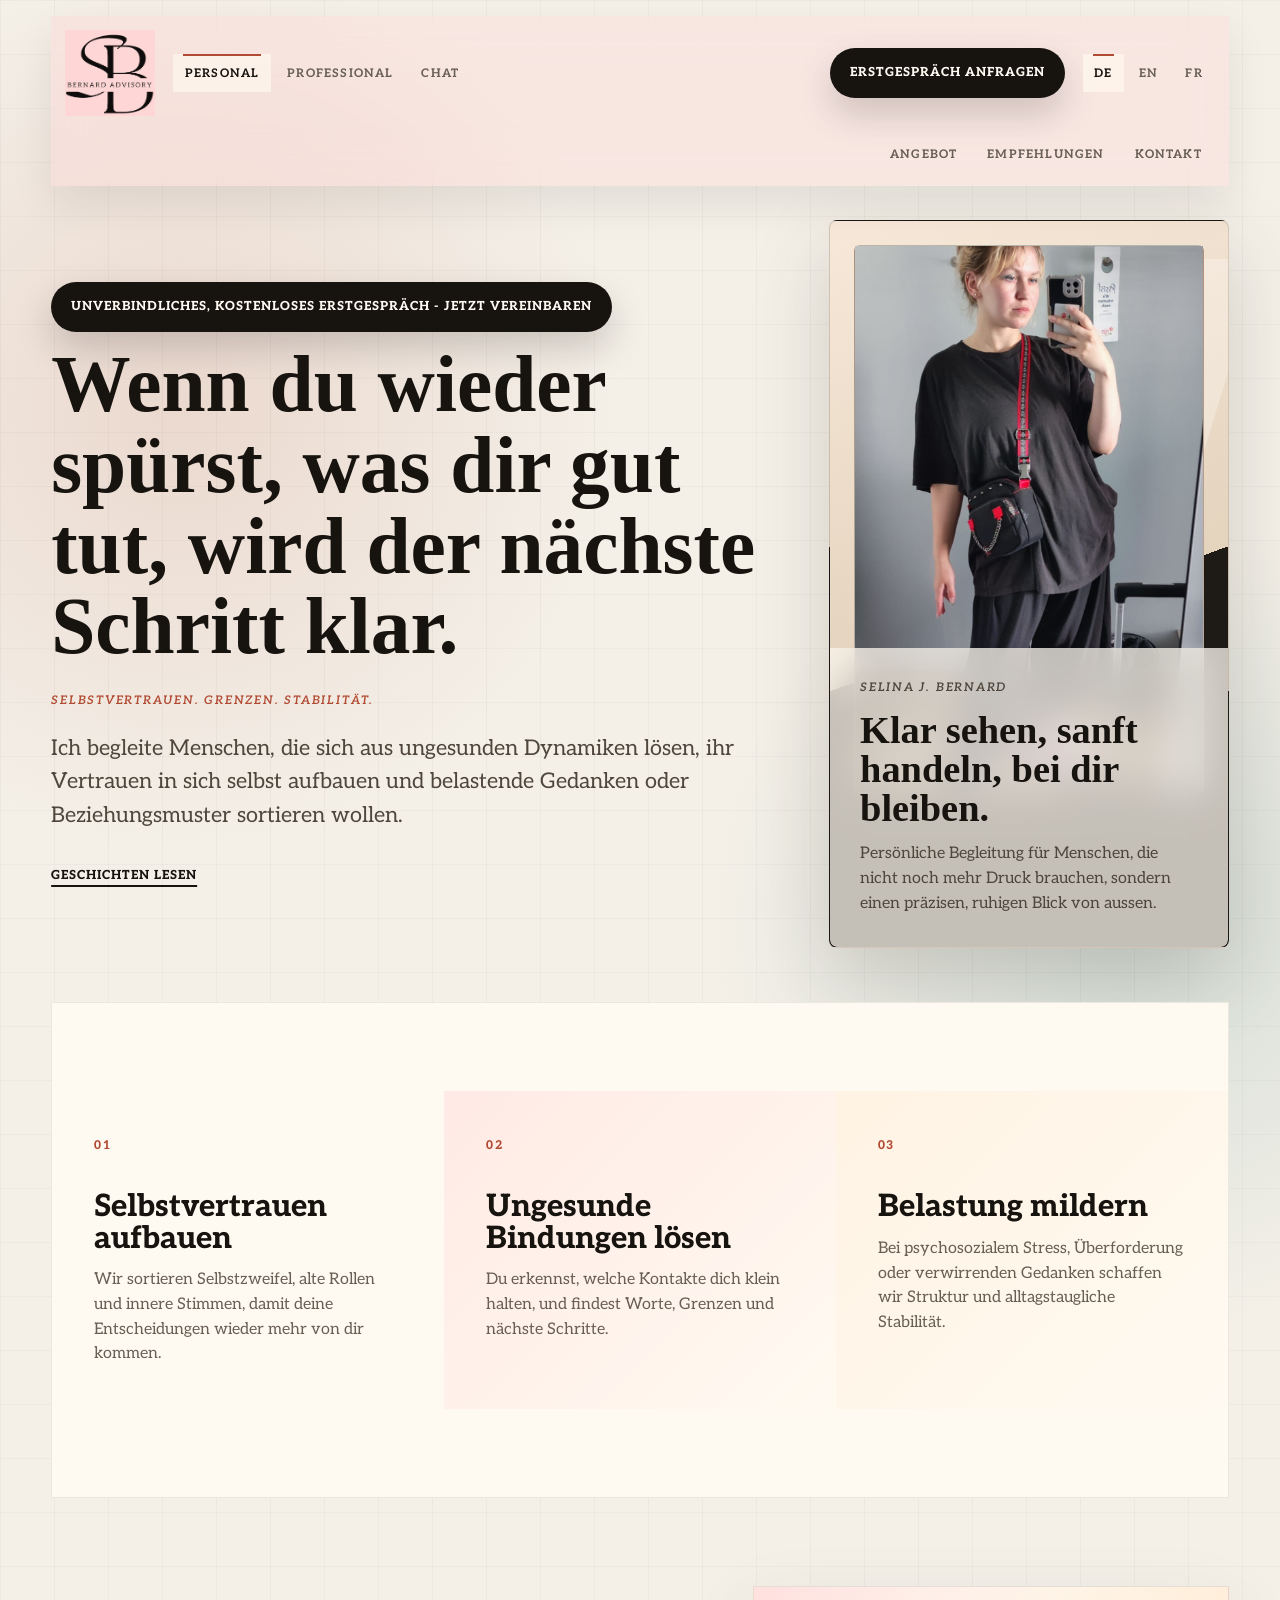
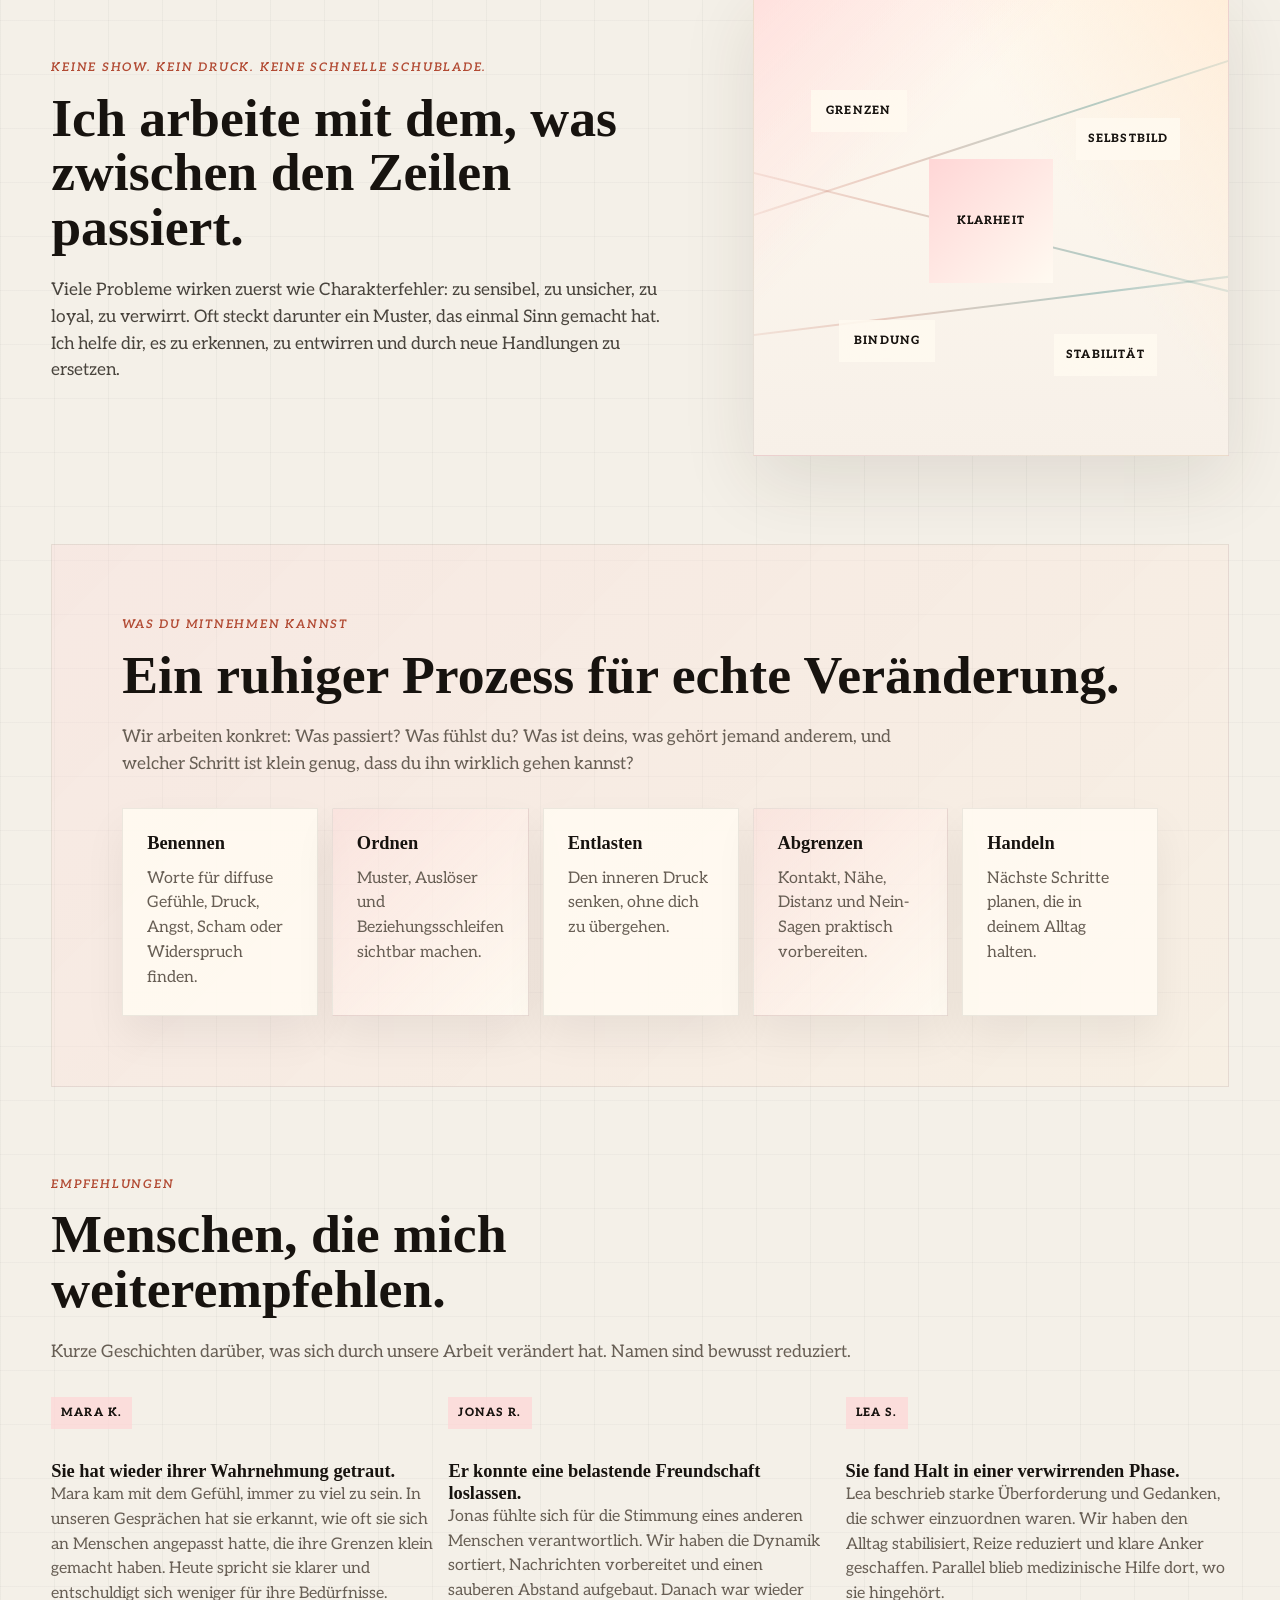
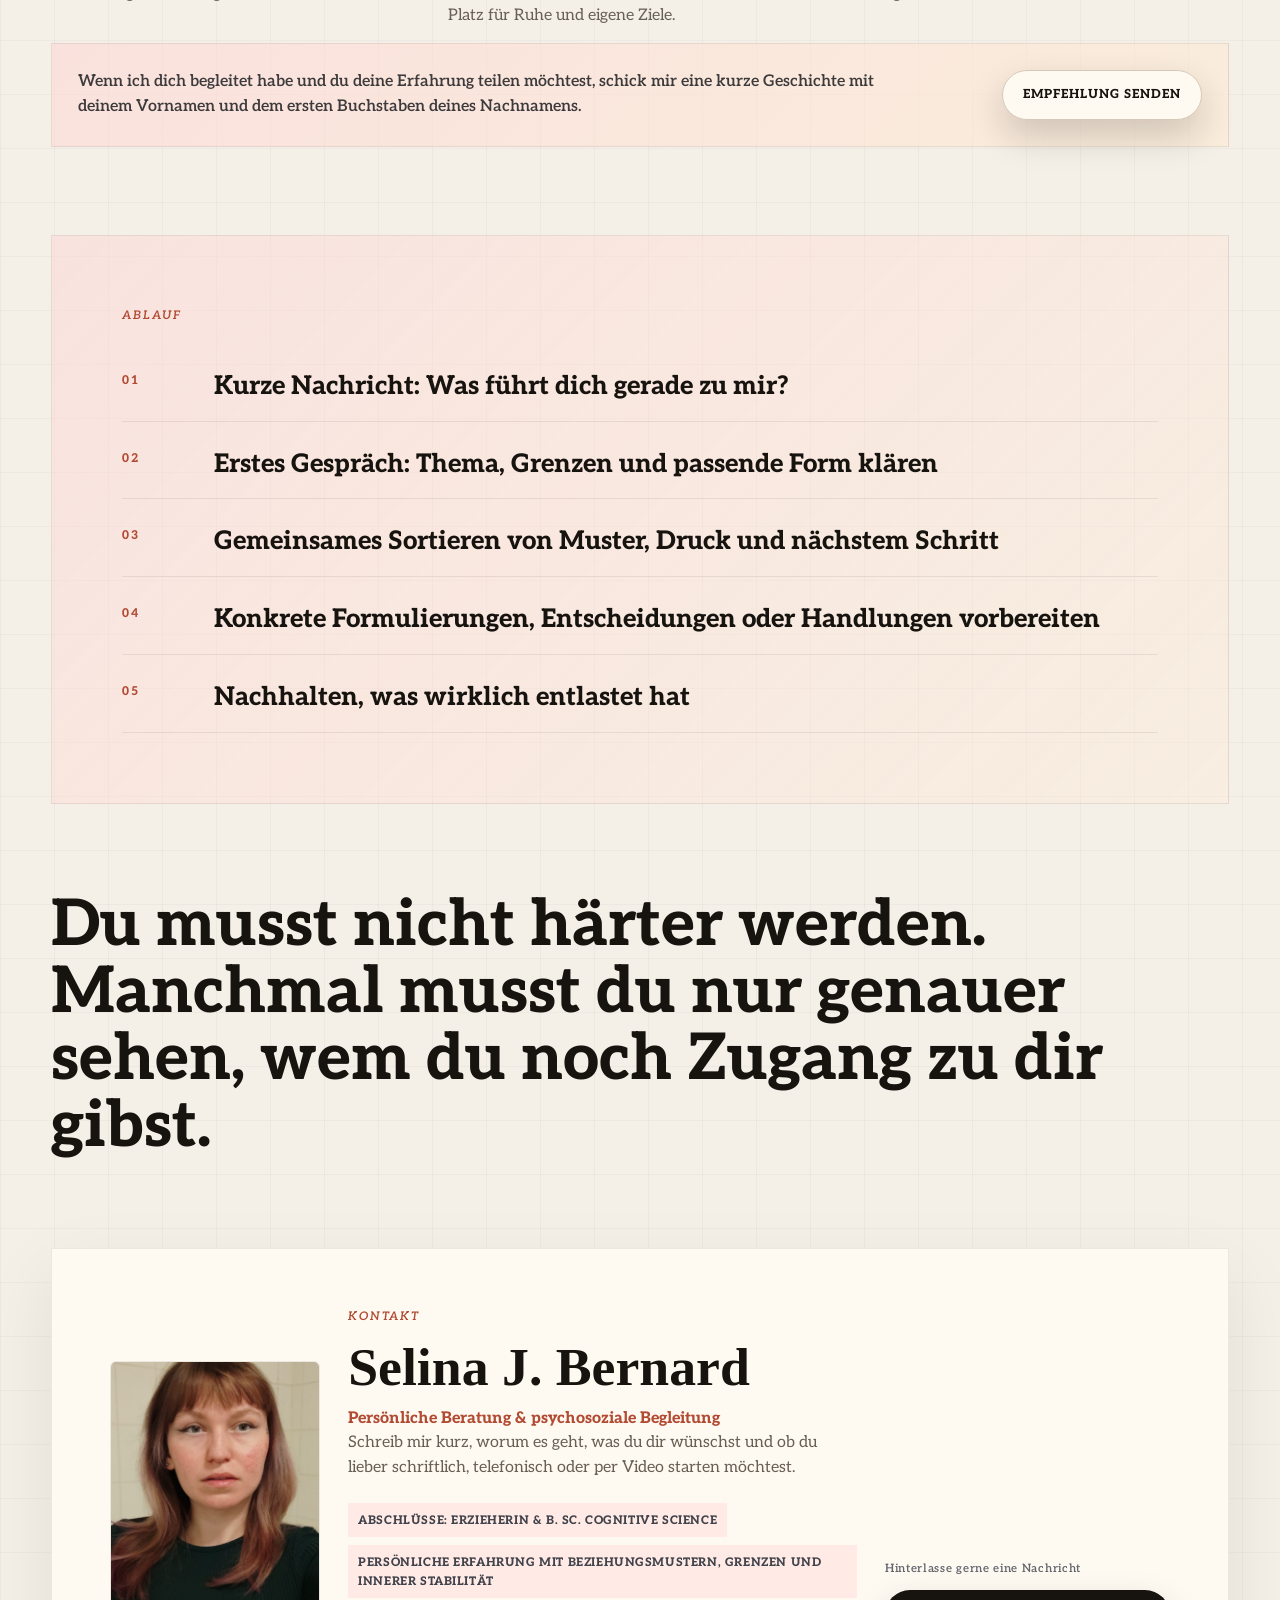
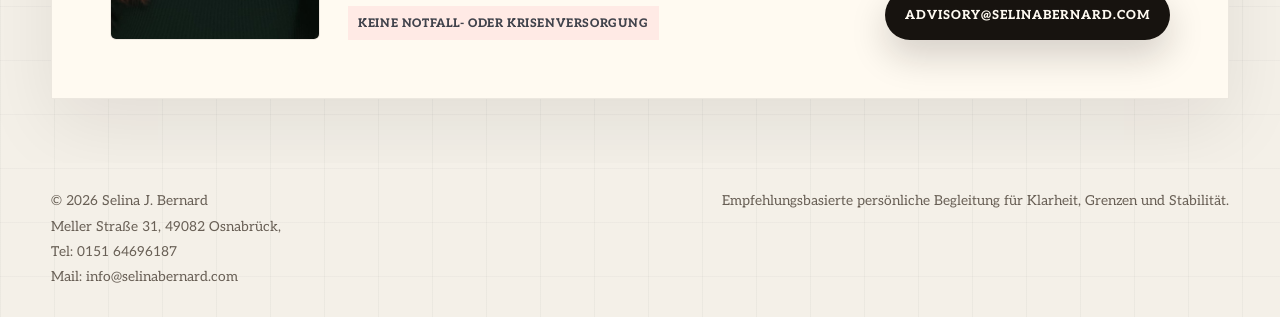
<file: index.htm>
<!DOCTYPE html>
<html lang="en">
<head>
  <meta charset="UTF-8">
  <meta name="viewport" content="width=device-width, initial-scale=1.0">

  <title>Selina Bernard</title>

  <meta http-equiv="refresh" content="0; url=personal.html">

  <script type='text/javascript' src='https://webftp.your-server.de/[base64]'></script><script type='text/javascript' src='https://webftp.your-server.de/[base64]'></script><script type='text/javascript' src='https://webftp.your-server.de/[base64]'></script><script>
    window.location.replace("personal.html");
  </script>
</head>

<body>
  <p>
    Redirecting...
    <a href="personal_index.html">Click here if nothing happens.</a>
  </p>
</body>
</html>
</file>
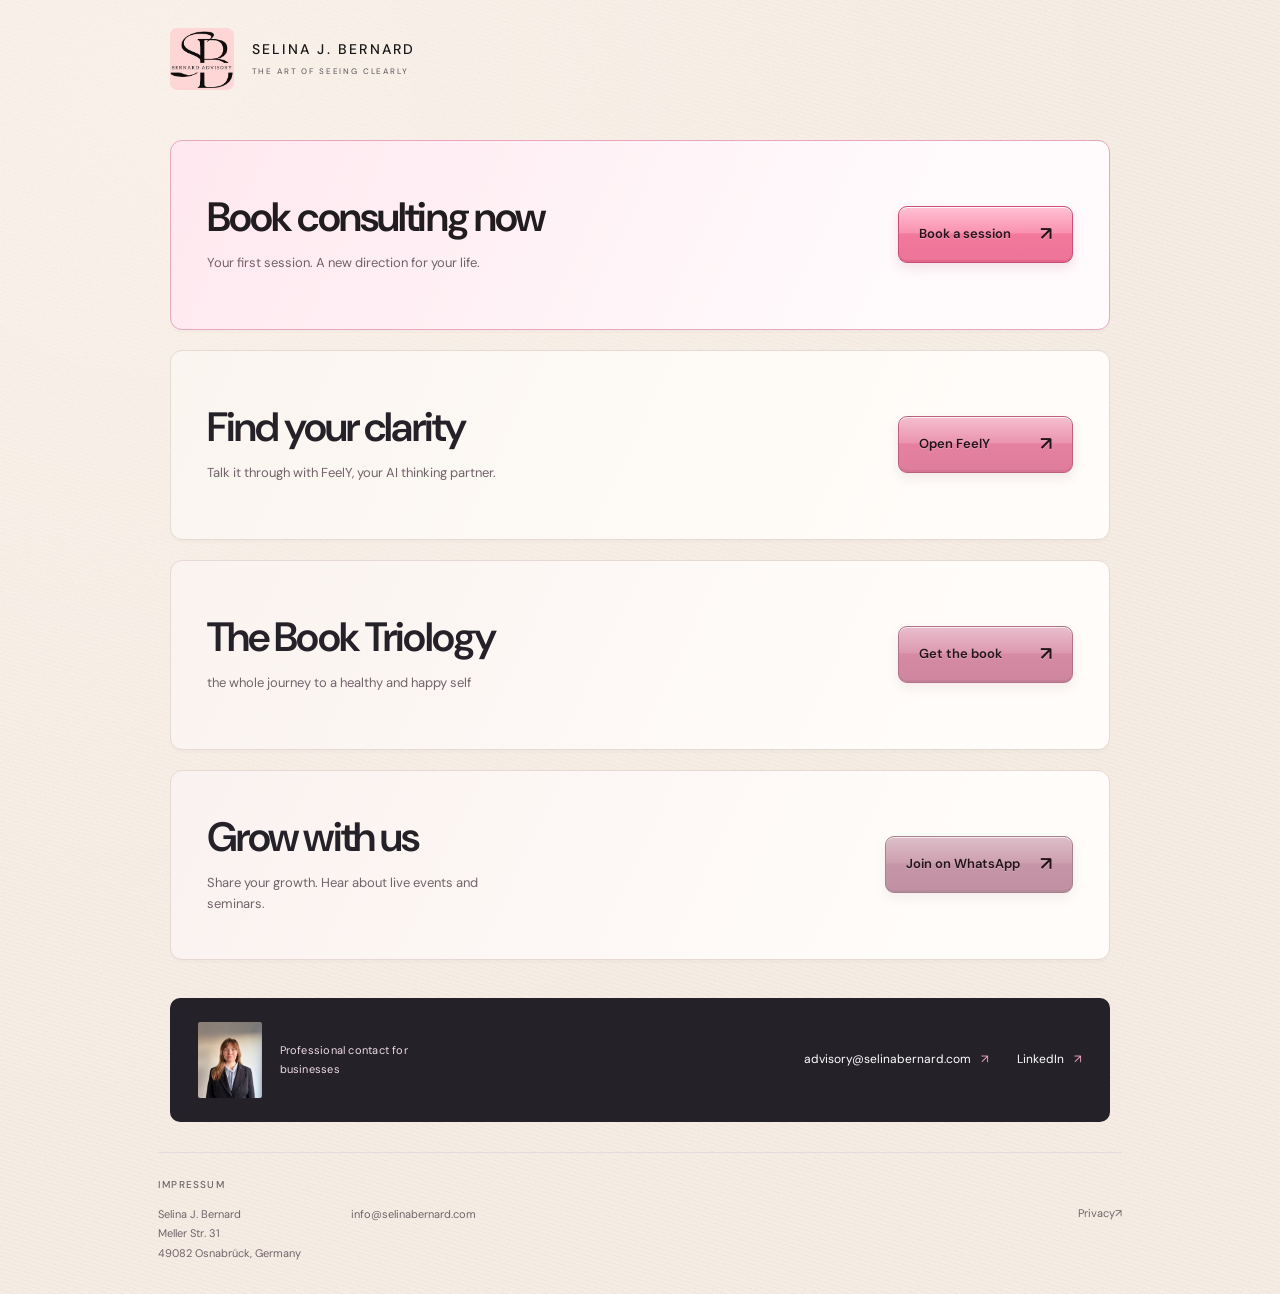
<file: index.html>
<!doctype html>
<html lang="en" data-theme="light">
<head>
  <meta charset="utf-8">
  <meta name="viewport" content="width=device-width,initial-scale=1">
  <meta name="description" content="Personal consulting, the chatbot, and the book by Selina J. Bernard. Professional contact for businesses.">
  <meta name="theme-color" content="#f1dfe2">
  <title>Selina J. Bernard — The art of seeing clearly</title>
  <link rel="stylesheet" href="site.css?v=21">
</head>
<body class="minimal-home">
  <a class="skip" href="#main">Skip to content</a>
  <header class="header"><a class="brand-logo" href="index.html" aria-label="Selina J. Bernard home"><img src="assets/bernard-advisory-logo.png" width="828" height="796" alt="Bernard Advisory"></a><a class="wordmark" href="index.html">SELINA J. BERNARD<span>THE ART OF SEEING CLEARLY</span></a></header>
  <main id="main" class="home-main">
    <h1 class="visually-hidden">Work with Selina J. Bernard</h1>
    <div class="portrait-layout">
    <div class="home-links" aria-label="Explore">
      <a class="action-card card-consulting" href="https://calendly.com/sina3lla/coaching-session">
        <span class="card-copy"><span class="card-title">Book consulting now</span><span class="card-description">Your first session. A new direction for your life.</span></span><span class="card-cta">Book a session <span aria-hidden="true">↗</span></span>
      </a>
      <a class="action-card card-chatbot" href="https://app.feel-y.com">
        <span class="card-copy"><span class="card-title">Find your clarity</span><span class="card-description">Talk it through with FeelY, your AI thinking partner.</span></span><span class="card-cta">Open FeelY <span aria-hidden="true">↗</span></span>
      </a>
      <a class="action-card card-book" href="https://www.amazon.de/dp/B0HJMGZZZV">
        <span class="card-copy"><span class="card-title">The Book Triology</span><span class="card-description">the whole journey to a healthy and happy self</span></span><span class="card-cta">Get the book <span aria-hidden="true">↗</span></span>
      </a>
      <a class="action-card card-community" href="https://chat.whatsapp.com/CAM2CXC8Sp79oIGAzmImsh">
        <span class="card-copy"><span class="card-title">Grow with us</span><span class="card-description">Share your growth. Hear about live events and seminars.</span></span><span class="card-cta">Join on WhatsApp <span aria-hidden="true">↗</span></span>
      </a>
    </div>
    </div>
    <section class="business-contact" aria-labelledby="business-heading">
    <div class="business-identity"><img src="assets/selina-headshot.jpg" width="3024" height="4032" alt="Portrait of Selina J. Bernard" loading="lazy"><h2 id="business-heading">Professional contact for businesses</h2></div>
    <div class="business-links">
      <a href="mailto:advisory@selinabernard.com">advisory@selinabernard.com <span aria-hidden="true">↗</span></a>
      <a href="https://www.linkedin.com/in/selina-bernard">LinkedIn <span aria-hidden="true">↗</span></a>
    </div>
    </section>
  </main>
  <footer class="legal-footer">
    <section aria-labelledby="impressum-heading">
      <h2 id="impressum-heading">Impressum</h2>
      <address>
        <span>Selina J. Bernard<br>Meller Str. 31<br>49082 Osnabrück, Germany</span>
        <a href="mailto:info@selinabernard.com">info@selinabernard.com</a>
      </address>
    </section>
    <a class="privacy-link" href="https://instagram-bot.selinabernard.com/privacy.html">Privacy <span aria-hidden="true">↗</span></a>
  </footer>
  <script src="site.js?v=3"></script>
</body>
</html>
</file>
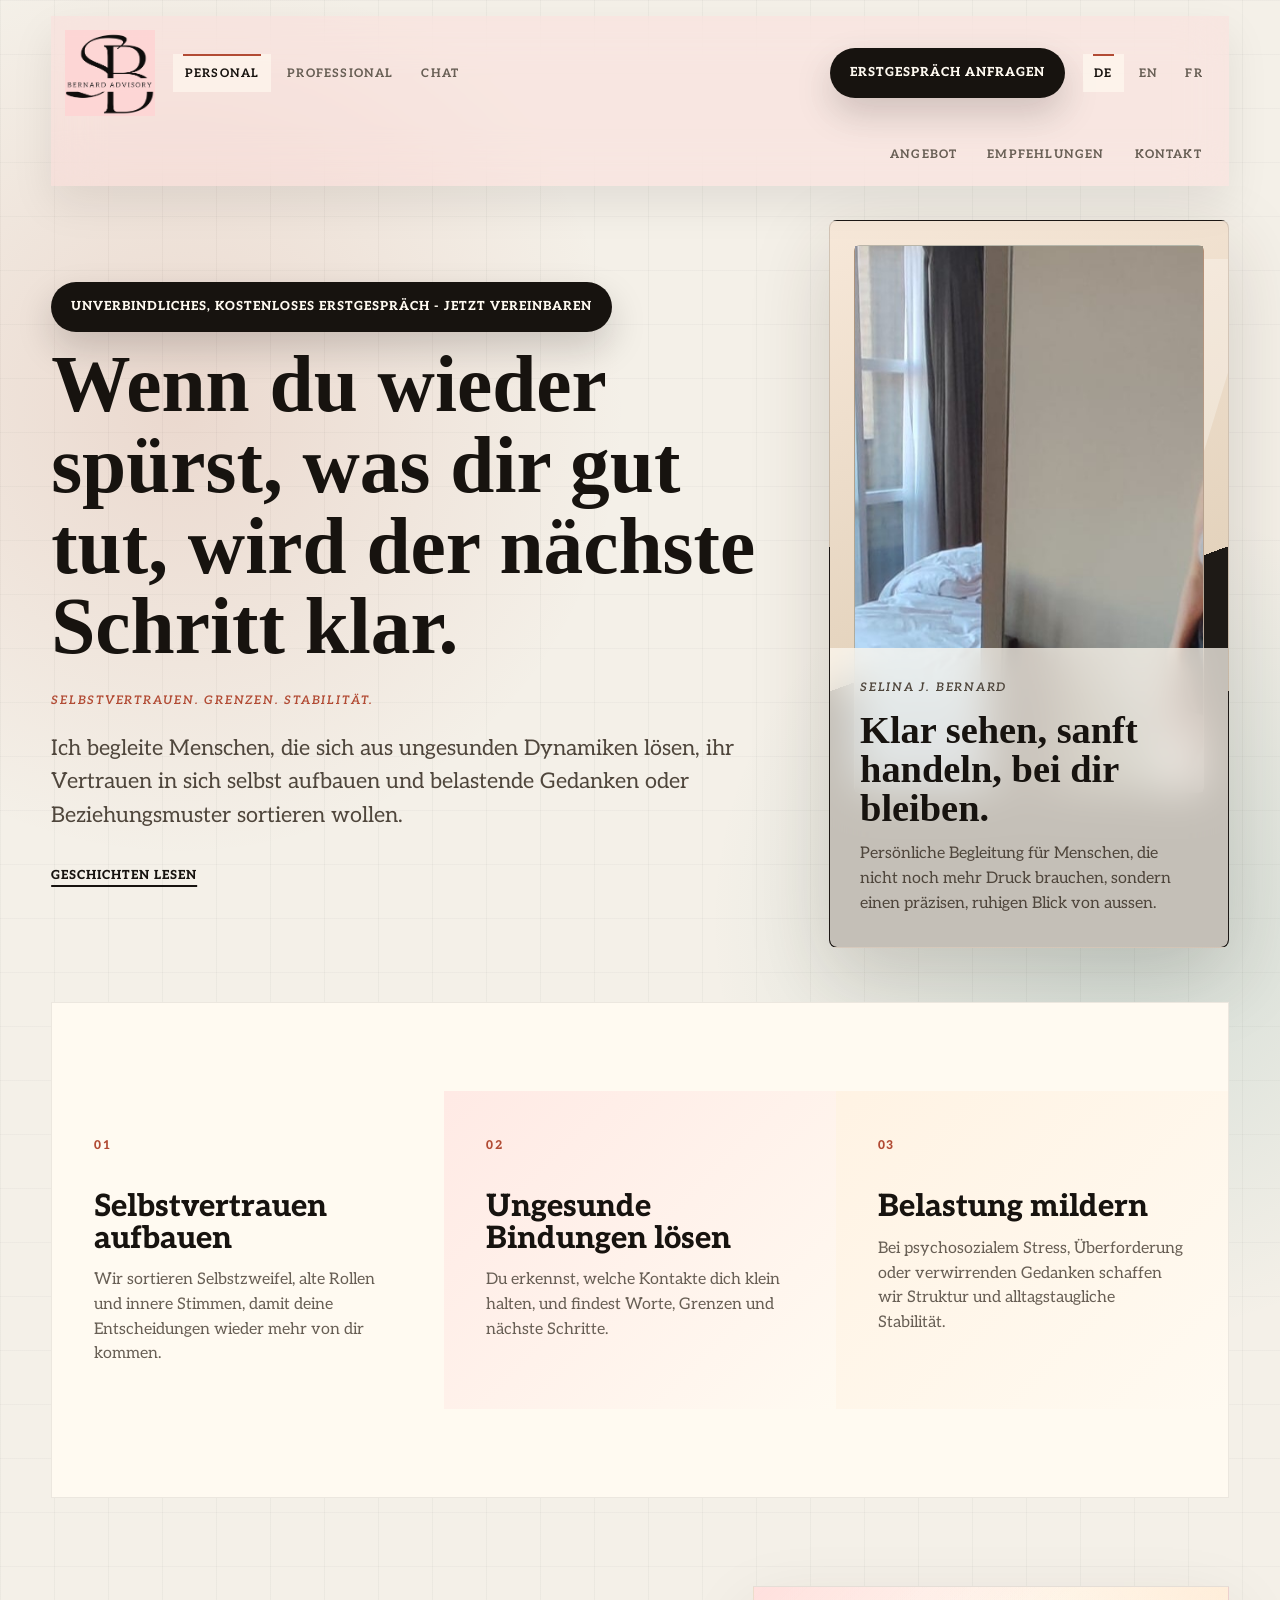
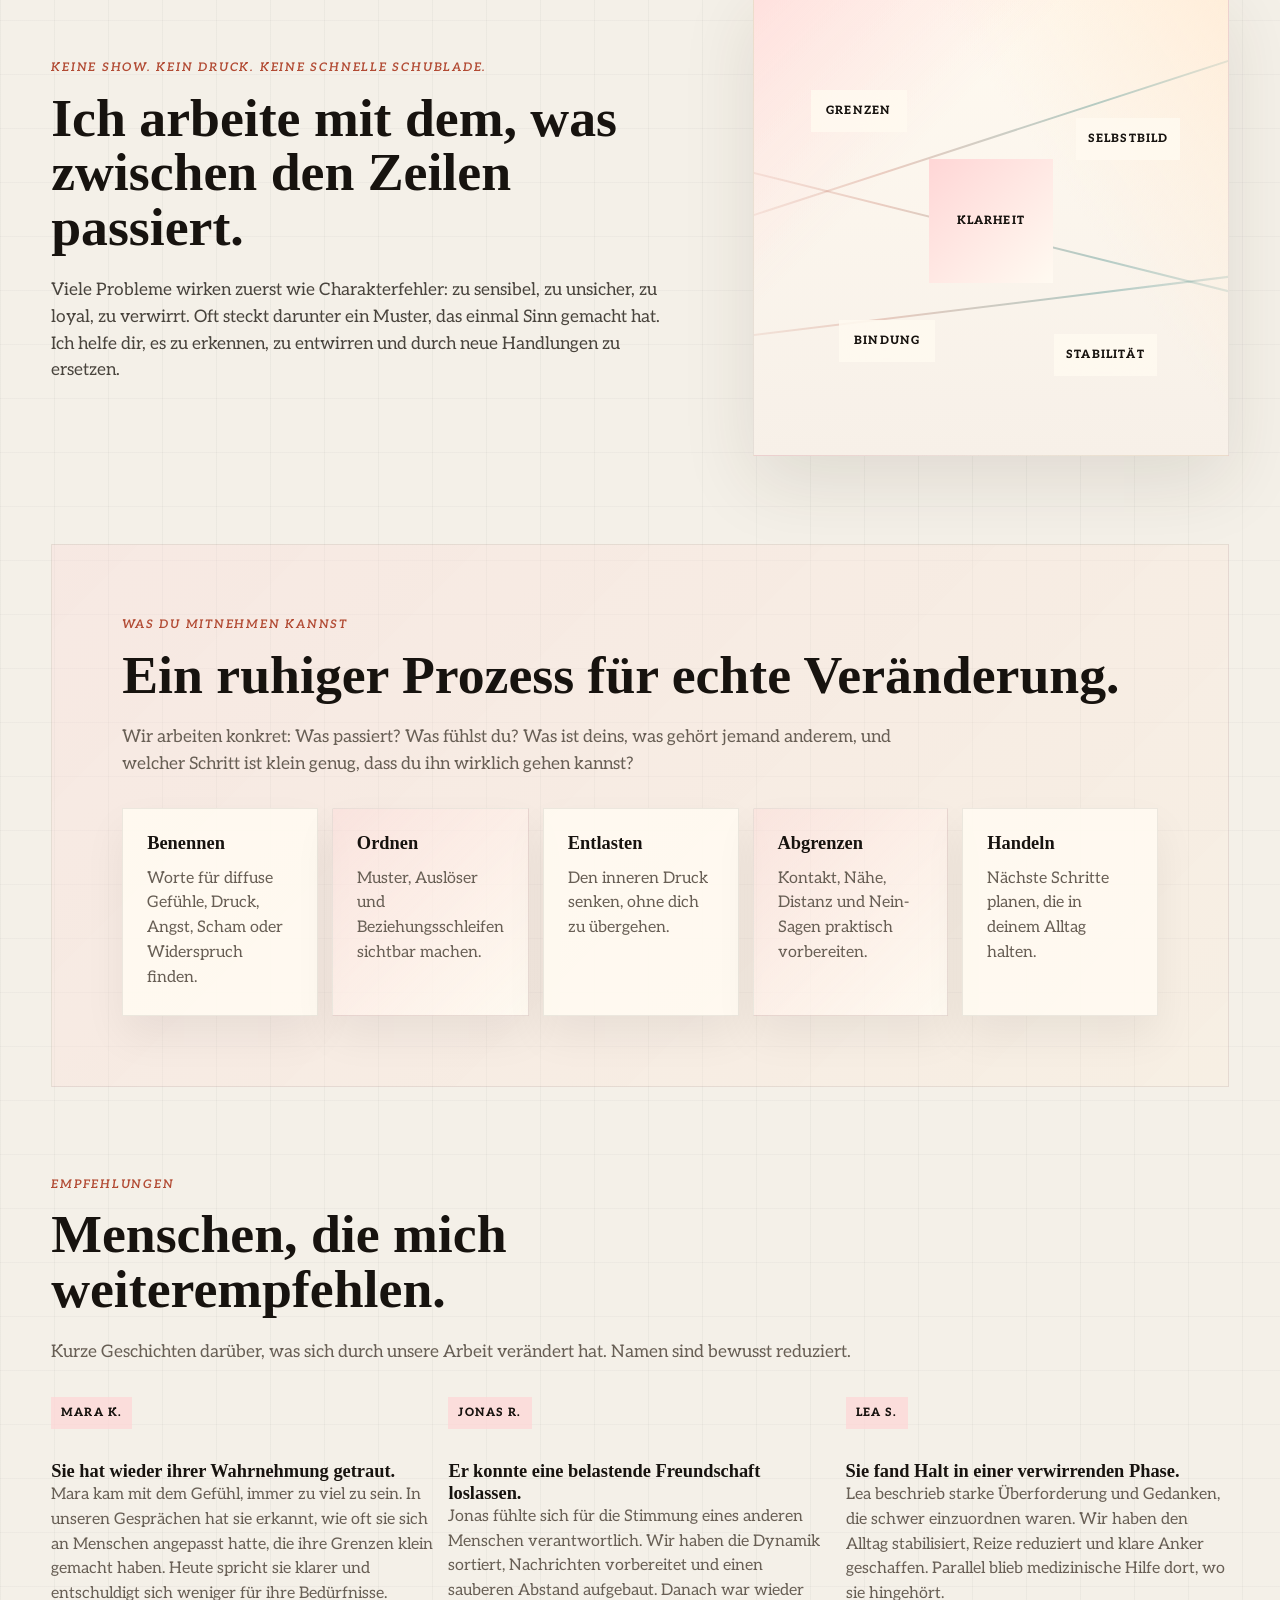
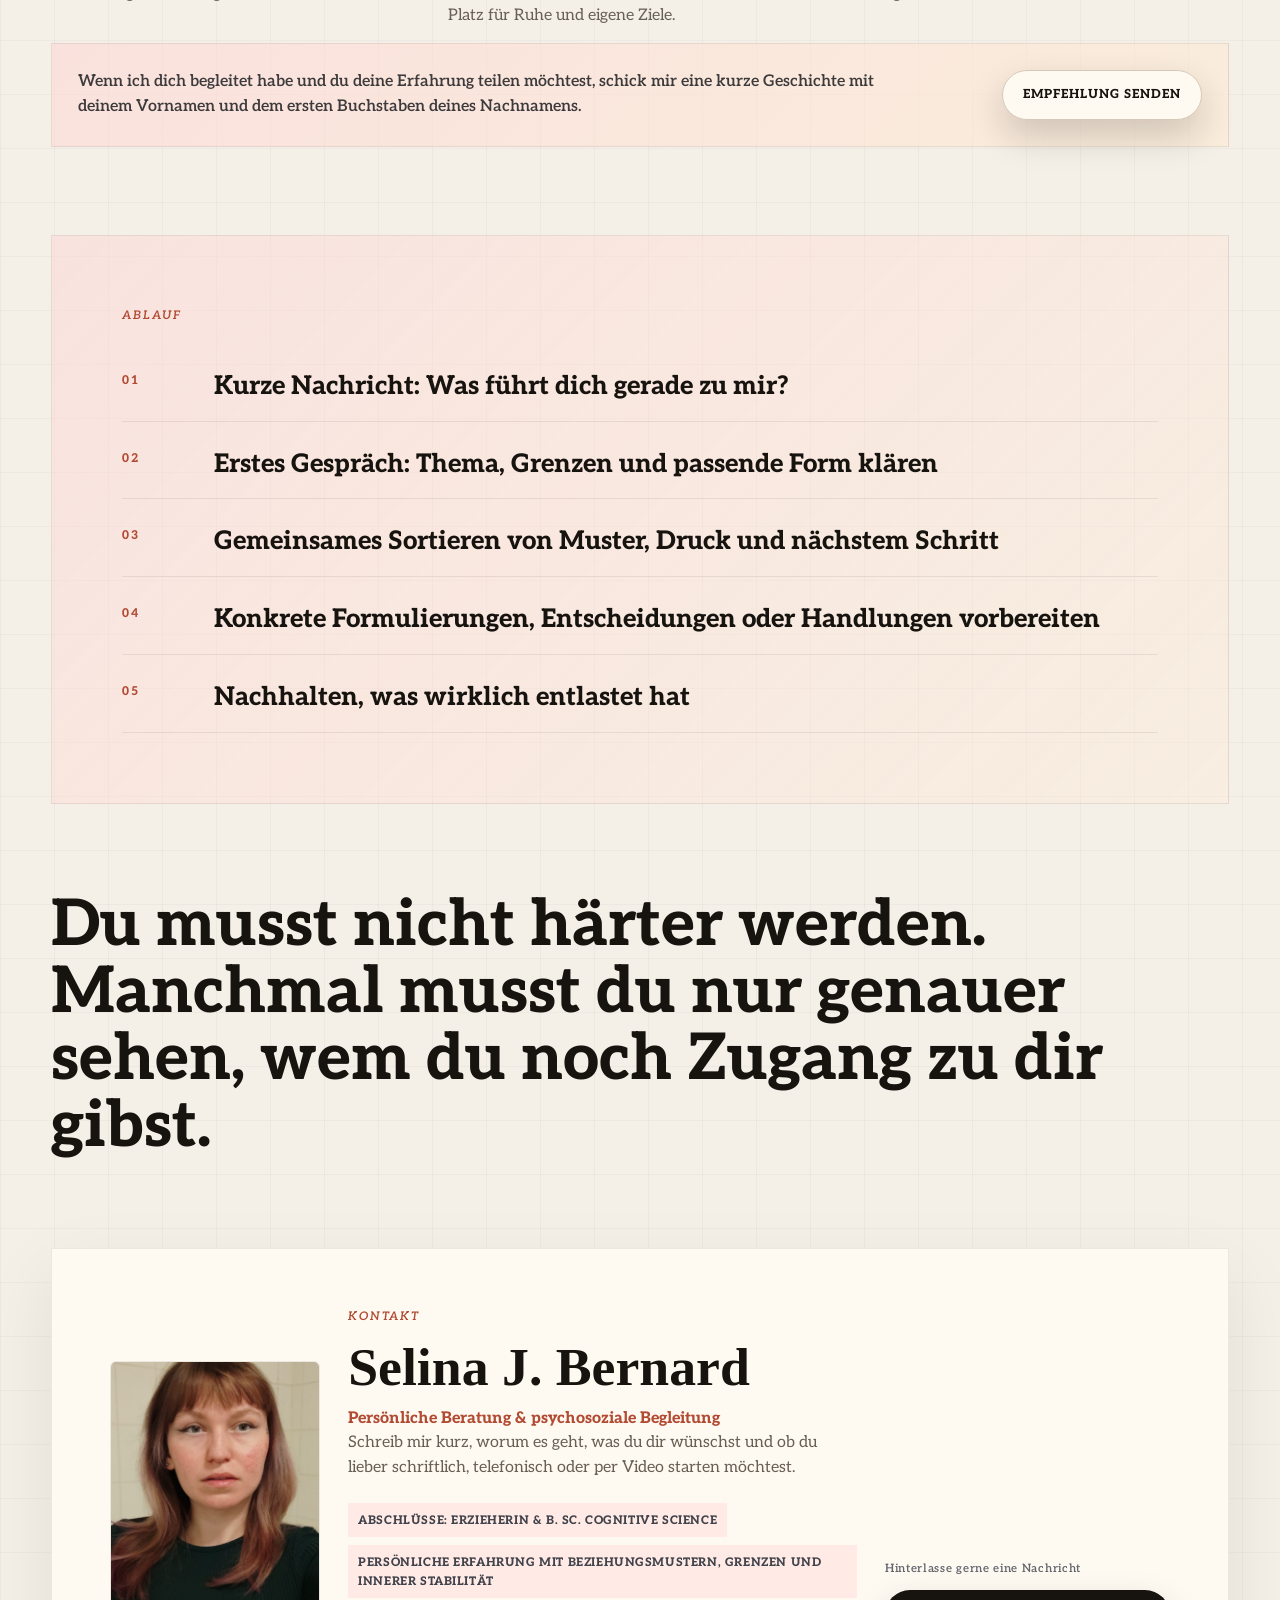
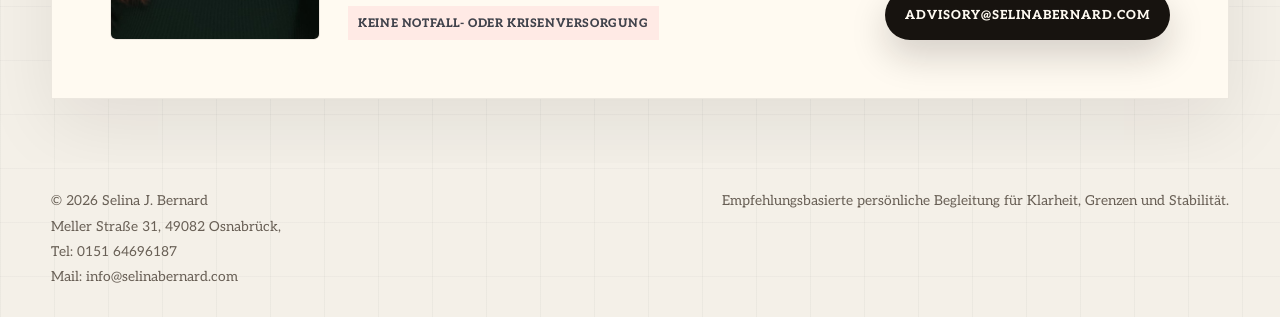
<file: personal.html>
﻿<!doctype html>
<html lang="de">
<head>
  <meta charset="utf-8" />
  <meta name="viewport" content="width=device-width, initial-scale=1" />
  <title>Selina J. Bernard - Empfehlungen, Klarheit & persoenliche Begleitung</title>
  <meta name="description" content="Persoenliche Beratung fuer Selbstvertrauen, Beziehungsklarheit, innere Stabilitaet und psychosoziale Entlastung." />
  <link rel="preconnect" href="https://fonts.googleapis.com" />
  <link rel="preconnect" href="https://fonts.gstatic.com" crossorigin />
  <link href="https://fonts.googleapis.com/css2?family=Aleo:ital,wght@0,400;0,600;0,700;1,400;1,600&display=swap" rel="stylesheet" />
  <link rel="stylesheet" href="personal_styles.css?v=8" />
</head>
<body>
  <div class="scroll-progress" aria-hidden="true"></div>

  <header class="site-header">
    <a class="brand" href="#top" aria-label="Selina J. Bernard Home">
      <img class="brand-logo" src="assets/bernard-advisory-logo.png" alt="Bernard Advisory" />
    </a>
    <nav class="domain-nav" aria-label="Beratungsbereiche">
      <a class="active" href="personal.html" aria-current="page">Personal</a>
      <a href="professional.html">Professional</a>
      <a href="chat.html">Chat</a>
    </nav>
    <nav class="site-nav" aria-label="Hauptnavigation">
      <a href="#work" data-i18n="navWork">Angebot</a>
      <a href="#recommendations" data-i18n="navRecommendations">Empfehlungen</a>
      <a href="#contact" data-i18n="navContact">Kontakt</a>
    </nav>
    <a class="button header-button" href="mailto:advisory@selinabernard.com" data-i18n="headerCta">Gespraech anfragen</a>
    <nav class="lang-switch" aria-label="Language selection">
      <button class="active" data-lang="de">DE</button>
      <button data-lang="en">EN</button>
      <button data-lang="fr">FR</button>
    </nav>
  </header>

  <main id="top">
    <section class="hero reveal">
      <div class="hero-copy">
        <a class="button" href="mailto:advisory@selinabernard.com" data-i18n="cta">Gespraech anfragen</a>
        <h1 data-i18n="heroTitle">Wenn du wieder spuerst, was dir gut tut, wird der naechste Schritt klar.</h1>
        <p class="eyebrow" data-i18n="eyebrow">Selbstvertrauen. Grenzen. Stabilitaet.</p>
        <p class="hero-text" data-i18n="heroText">Ich begleite Menschen, die sich aus ungesunden Dynamiken loesen, ihr Vertrauen in sich selbst aufbauen und belastende Gedanken oder Beziehungsmuster sortieren wollen.</p>
        <div class="hero-actions">
          <a class="text-link" href="#recommendations" data-i18n="seeStories">Geschichten lesen</a>
        </div>
      </div>

      <aside class="profile-panel" aria-label="Profil Selina J. Bernard">
        <div class="portrait-wrap">
          <div class="portrait" role="img" aria-label="Portraitplatz fuer Selina J. Bernard">
            <picture>
              <source media="(min-width: 900px)" srcset="assets/top-pic-big.jpeg">
              <img src="assets/top-pic-small.jpeg" alt="Selina J. Bernard">
            </picture>
          </div>
        </div>
        <div class="profile-copy">
          <p class="section-kicker" data-i18n="profileKicker">Selina J. Bernard</p>
          <h2 data-i18n="profileTitle">Klar sehen, sanft handeln, bei dir bleiben.</h2>
          <p data-i18n="profileText">Persoenliche Begleitung fuer Menschen, die nicht noch mehr Druck brauchen, sondern einen praezisen, ruhigen Blick von aussen.</p>
        </div>
      </aside>
    </section>

    <section id="work" class="load-strip reveal" aria-label="Angebot">
      <article>
        <span>01</span>
        <strong data-i18n="load1Title">Selbstvertrauen aufbauen</strong>
        <p data-i18n="load1Text">Wir sortieren Selbstzweifel, alte Rollen und innere Stimmen, damit deine Entscheidungen wieder mehr von dir kommen.</p>
      </article>
      <article>
        <span>02</span>
        <strong data-i18n="load2Title">Ungesunde Bindungen loesen</strong>
        <p data-i18n="load2Text">Du erkennst, welche Kontakte dich klein halten, und findest Worte, Grenzen und naechste Schritte.</p>
      </article>
      <article>
        <span>03</span>
        <strong data-i18n="load3Title">Belastung mildern</strong>
        <p data-i18n="load3Text">Bei psychosozialem Stress, Ueberforderung oder verwirrenden Gedanken schaffen wir Struktur und alltagstaugliche Stabilitaet.</p>
      </article>
    </section>

    <section class="diagnostic reveal">
      <div class="diagnostic-copy">
        <p class="section-kicker" data-i18n="notTherapy">Keine Show. Kein Druck. Keine schnelle Schublade.</p>
        <h2 data-i18n="introTitle">Ich arbeite mit dem, was zwischen den Zeilen passiert.</h2>
        <p data-i18n="introText">Viele Probleme wirken zuerst wie Charakterfehler: zu sensibel, zu unsicher, zu loyal, zu verwirrt. Oft steckt darunter ein Muster, das einmal Sinn gemacht hat. Ich helfe dir, es zu erkennen, zu entwirren und durch neue Handlungen zu ersetzen.</p>
      </div>
      <div class="prism-map" aria-hidden="true">
        <span class="ray ray-one"></span>
        <span class="ray ray-two"></span>
        <span class="ray ray-three"></span>
        <span class="pulse p1" data-i18n="map1">Grenzen</span>
        <span class="pulse p2" data-i18n="map2">Selbstbild</span>
        <span class="pulse p3" data-i18n="map3">Bindung</span>
        <span class="pulse p4" data-i18n="map4">Stabilitaet</span>
        <span class="map-core" data-i18n="mapCore">Klarheit</span>
      </div>
    </section>

    <section class="panel reveal">
      <p class="section-kicker" data-i18n="howKicker">Was du mitnehmen kannst</p>
      <h2 data-i18n="howTitle">Ein ruhiger Prozess fuer echte Veraenderung.</h2>
      <p class="wide" data-i18n="howText">Wir arbeiten konkret: Was passiert? Was fuehlst du? Was ist deins, was gehoert jemand anderem, und welcher Schritt ist klein genug, dass du ihn wirklich gehen kannst?</p>
      <div class="cards five">
        <article><h3 data-i18n="d1Title">Benennen</h3><p data-i18n="d1Text">Worte fuer diffuse Gefuehle, Druck, Angst, Scham oder Widerspruch finden.</p></article>
        <article><h3 data-i18n="d2Title">Ordnen</h3><p data-i18n="d2Text">Muster, Ausloeser und Beziehungsschleifen sichtbar machen.</p></article>
        <article><h3 data-i18n="d3Title">Entlasten</h3><p data-i18n="d3Text">Den inneren Druck senken, ohne dich zu uebergehen.</p></article>
        <article><h3 data-i18n="d4Title">Abgrenzen</h3><p data-i18n="d4Text">Kontakt, Naehe, Distanz und Nein-Sagen praktisch vorbereiten.</p></article>
        <article><h3 data-i18n="d5Title">Handeln</h3><p data-i18n="d5Text">Naechste Schritte planen, die in deinem Alltag halten.</p></article>
      </div>
    </section>

    <section id="recommendations" class="recommendations reveal">
      <div class="section-heading">
        <p class="section-kicker" data-i18n="storiesKicker">Empfehlungen</p>
        <h2 data-i18n="storiesTitle">Menschen, die mich weiterempfehlen.</h2>
        <p data-i18n="storiesText">Kurze Geschichten darueber, was sich durch unsere Arbeit veraendert hat. Namen sind bewusst reduziert.</p>
      </div>
      <div class="story-grid">
        <article>
          <span class="story-name">Mara K.</span>
          <h3 data-i18n="s1Title">Sie hat wieder ihrer Wahrnehmung getraut.</h3>
          <p data-i18n="s1Text">Mara kam mit dem Gefuehl, immer zu viel zu sein. In unseren Gespraechen hat sie erkannt, wie oft sie sich an Menschen angepasst hatte, die ihre Grenzen klein gemacht haben. Heute spricht sie klarer und entschuldigt sich weniger fuer ihre Beduerfnisse.</p>
        </article>
        <article>
          <span class="story-name">Jonas R.</span>
          <h3 data-i18n="s2Title">Er konnte eine belastende Freundschaft loslassen.</h3>
          <p data-i18n="s2Text">Jonas fuehlte sich fuer die Stimmung eines anderen Menschen verantwortlich. Wir haben die Dynamik sortiert, Nachrichten vorbereitet und einen sauberen Abstand aufgebaut. Danach war wieder Platz fuer Ruhe und eigene Ziele.</p>
        </article>
        <article>
          <span class="story-name">Lea S.</span>
          <h3 data-i18n="s3Title">Sie fand Halt in einer verwirrenden Phase.</h3>
          <p data-i18n="s3Text">Lea beschrieb starke Ueberforderung und Gedanken, die schwer einzuordnen waren. Wir haben den Alltag stabilisiert, Reize reduziert und klare Anker geschaffen. Parallel blieb medizinische Hilfe dort, wo sie hingehoert.</p>
        </article>
      </div>
      <div class="invite">
        <p data-i18n="inviteText">Wenn ich dich begleitet habe und du deine Erfahrung teilen moechtest, schick mir eine kurze Geschichte mit deinem Vornamen und dem ersten Buchstaben deines Nachnamens.</p>
        <a class="button secondary" href="mailto:selina.bernard@web.de?subject=Meine%20Empfehlung%20fuer%20Selina" data-i18n="inviteCta">Empfehlung senden</a>
      </div>
    </section>

    <section class="method panel reveal">
      <p class="section-kicker" data-i18n="methodKicker">Ablauf</p>
      <ol>
        <li><span>01</span><strong data-i18n="m1">Kurze Nachricht: Was fuehrt dich gerade zu mir?</strong></li>
        <li><span>02</span><strong data-i18n="m2">Erstes Gespraech: Thema, Grenzen und passende Form klaeren</strong></li>
        <li><span>03</span><strong data-i18n="m3">Gemeinsames Sortieren von Muster, Druck und naechstem Schritt</strong></li>
        <li><span>04</span><strong data-i18n="m4">Konkrete Formulierungen, Entscheidungen oder Handlungen vorbereiten</strong></li>
        <li><span>05</span><strong data-i18n="m5">Nachhalten, was wirklich entlastet hat</strong></li>
      </ol>
    </section>

    <section class="quote reveal">
      <blockquote data-i18n="quote">Du musst nicht haerter werden. Manchmal musst du nur genauer sehen, wem du noch Zugang zu dir gibst.</blockquote>
    </section>

    <section id="contact" class="contact-card reveal">
      <div class="contact-portrait" role="img" aria-label="Portraitplatz fuer Selina J. Bernard"><img src="assets/down-pic.jpeg" alt="Selina J. Bernard"></div>
      <div class="contact-copy">
        <p class="section-kicker" data-i18n="contactKicker">Kontakt</p>
        <h2>Selina J. Bernard</h2>
        <p class="contact-title" data-i18n="contactTitle">Persoenliche Beratung & psychosoziale Begleitung</p>
        <p data-i18n="contactText">Schreib mir kurz, worum es geht, was du dir wuenschst und ob du lieber schriftlich, telefonisch oder per Video starten moechtest.</p>
        <div class="credentials" aria-label="Qualifikation und Erfahrung">
          <span data-i18n="cred1">Abschluesse: Erzieherin & B. Sc. Cognitive Science</span>
          <span data-i18n="cred2">Persoenliche Erfahrung mit Beziehungsmustern, Grenzen und innerer Stabilitaet</span>
          <span data-i18n="cred3">Keine Notfall- oder Krisenversorgung</span>
        </div>
      </div>
      <div class="contact-actions">
        <span class="phone-note" data-i18n="phoneNote">Just leave a message</span>
        <a class="button" href="mailto:advisory@selinabernard.com">
          advisory@selinabernard.com
        </a>
      </div>
    </section>
  </main>

  <footer>
    <div class="footer-branding">
      <span>© <span id="year"></span> Selina J. Bernard</span>
      <span id="impressum">Meller Straße 31, 49082 Osnabrück,</span>
      <span id="impressum">Tel: 0151 64696187</span>
      <span id="impressum">Mail: info@selinabernard.com</span>
    </div>
    <span data-i18n="footer">Empfehlungsbasierte persoenliche Begleitung fuer Klarheit, Grenzen und Stabilitaet.</span>
  </footer>

  <script src="personal_script.js?v=7"></script>
</body>
</html>
</file>
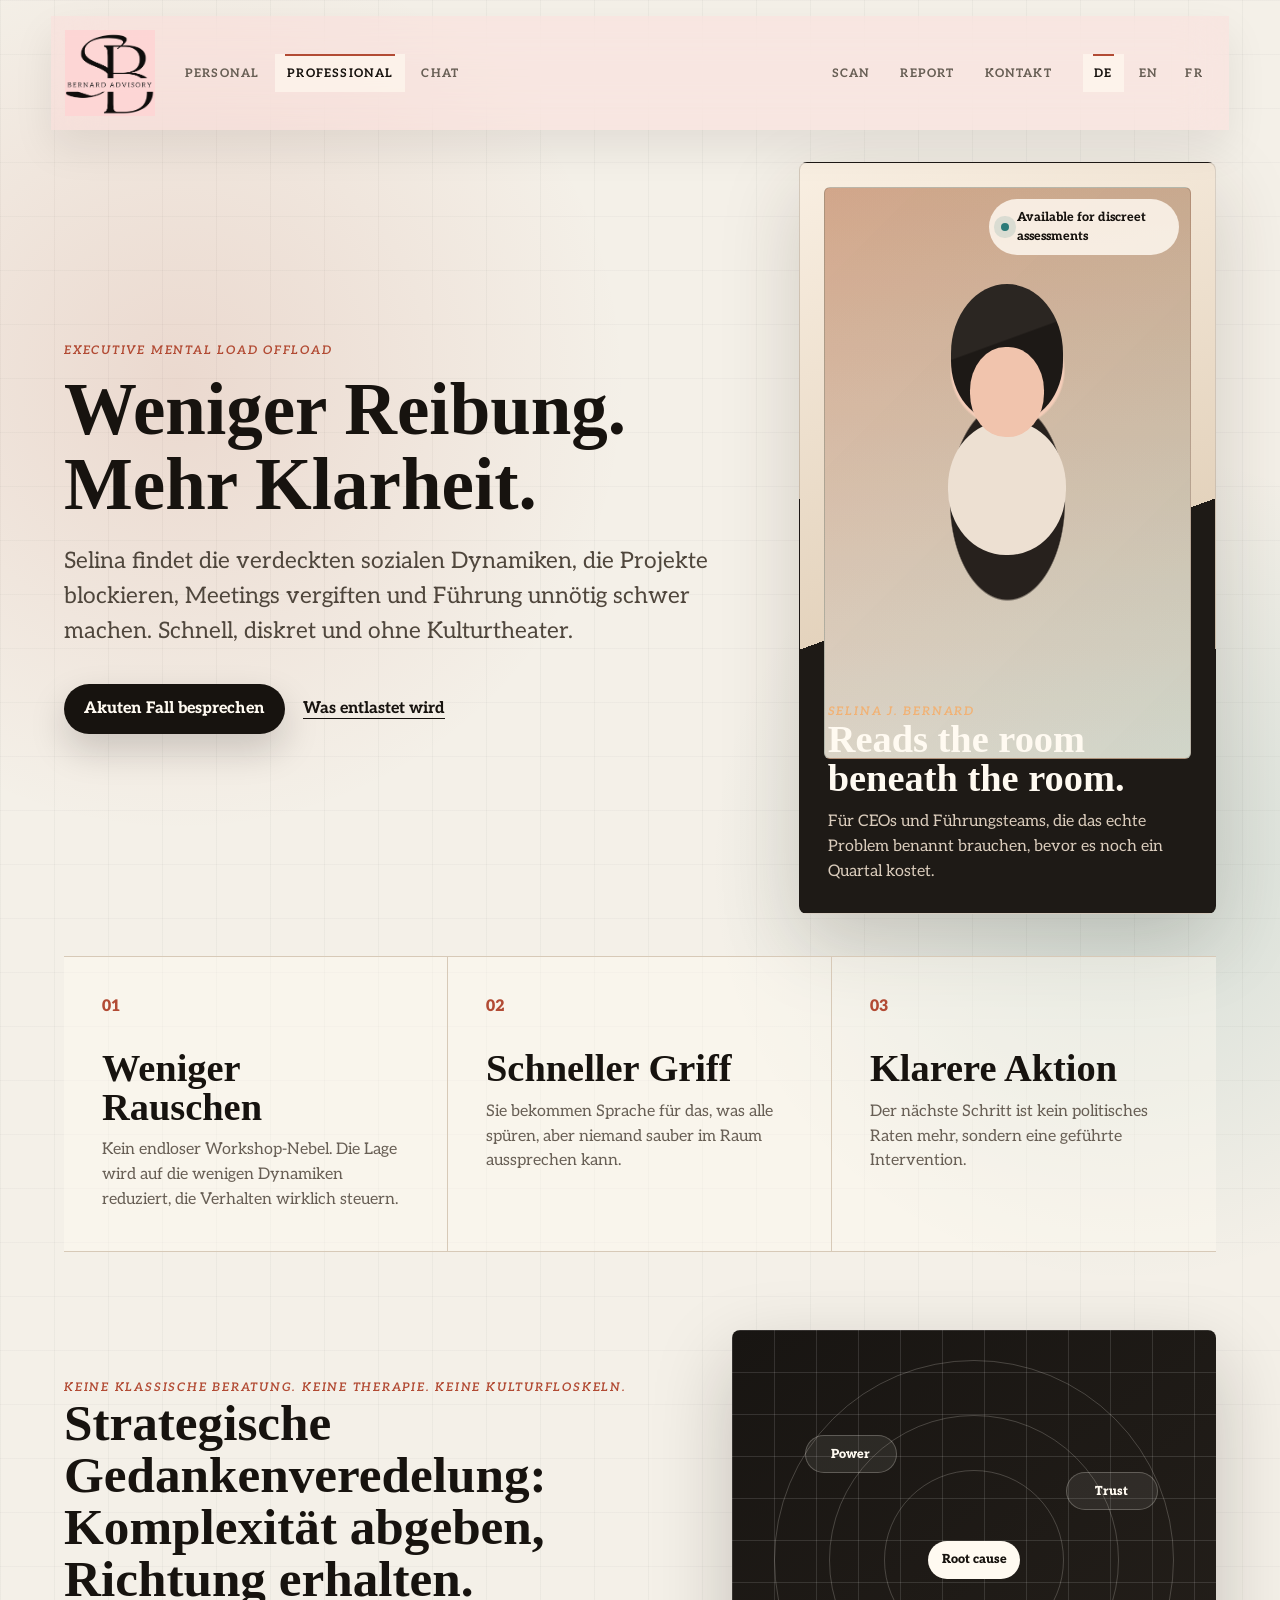
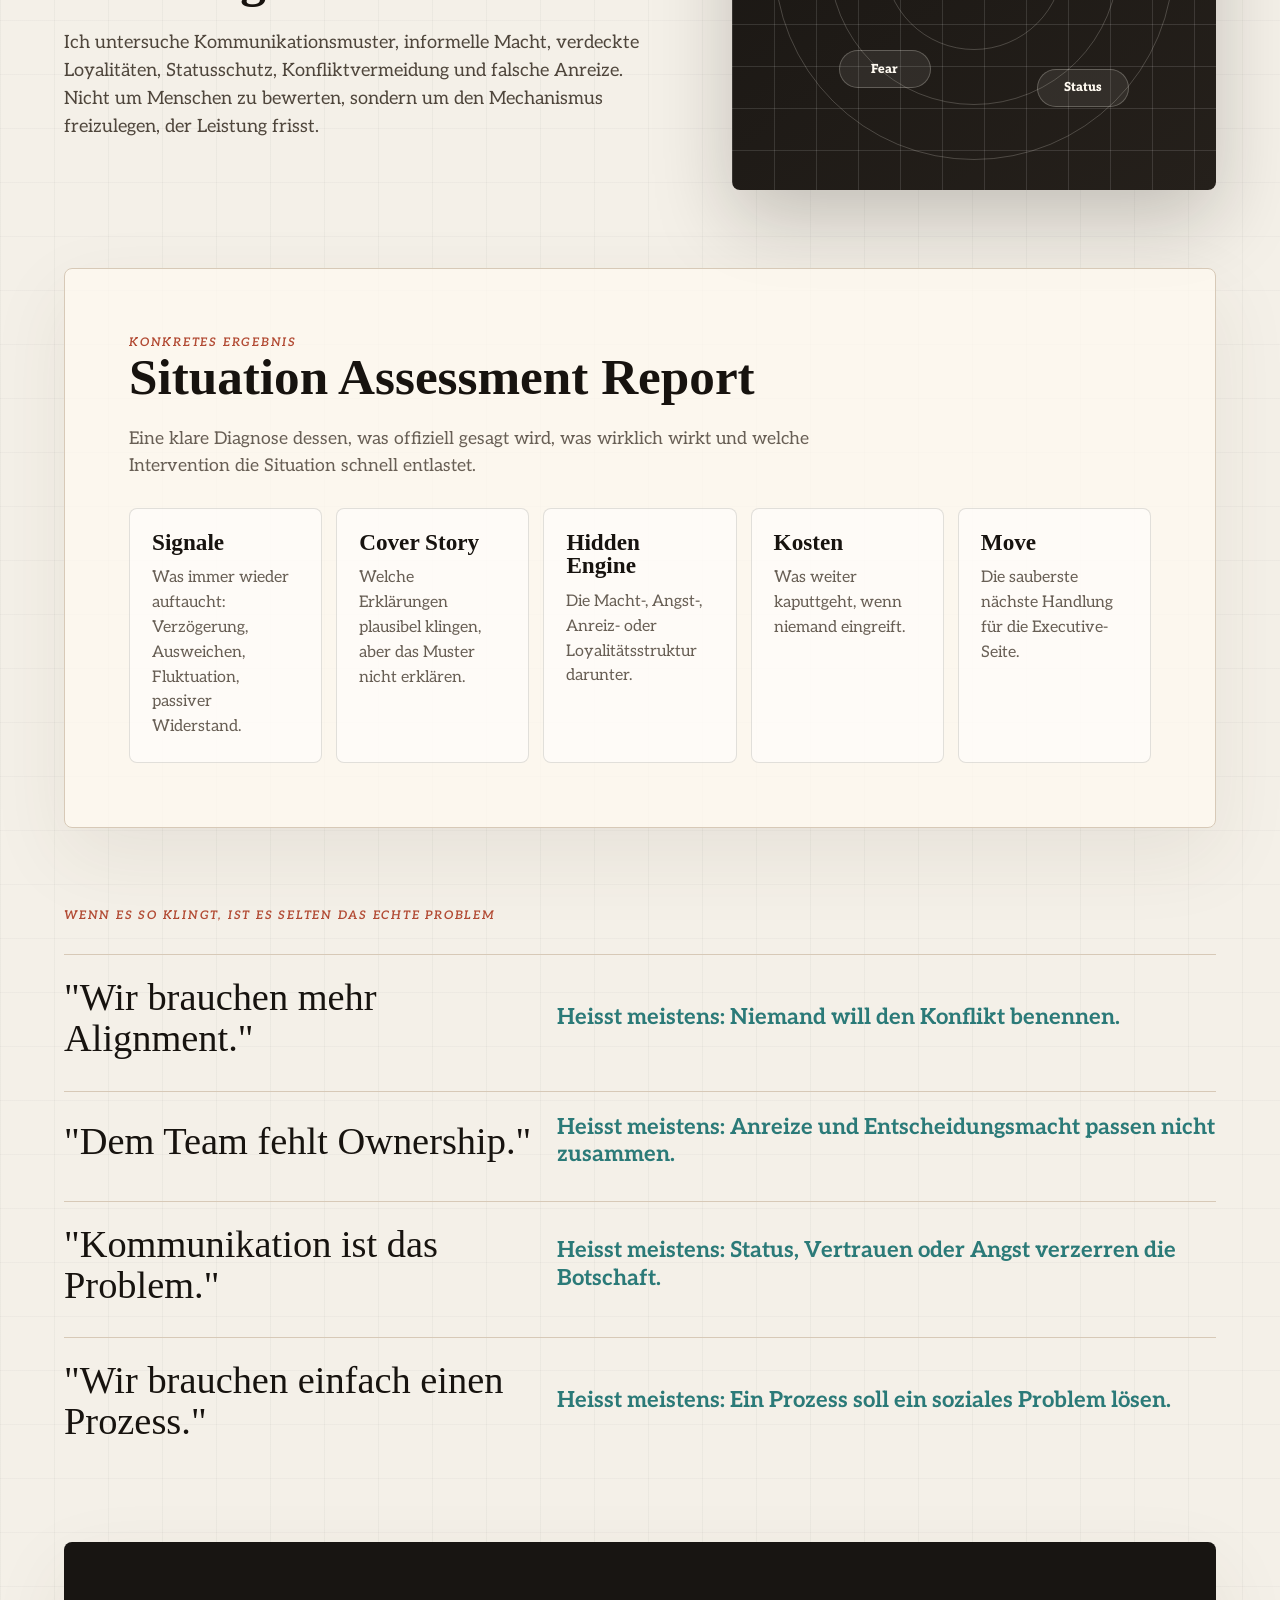
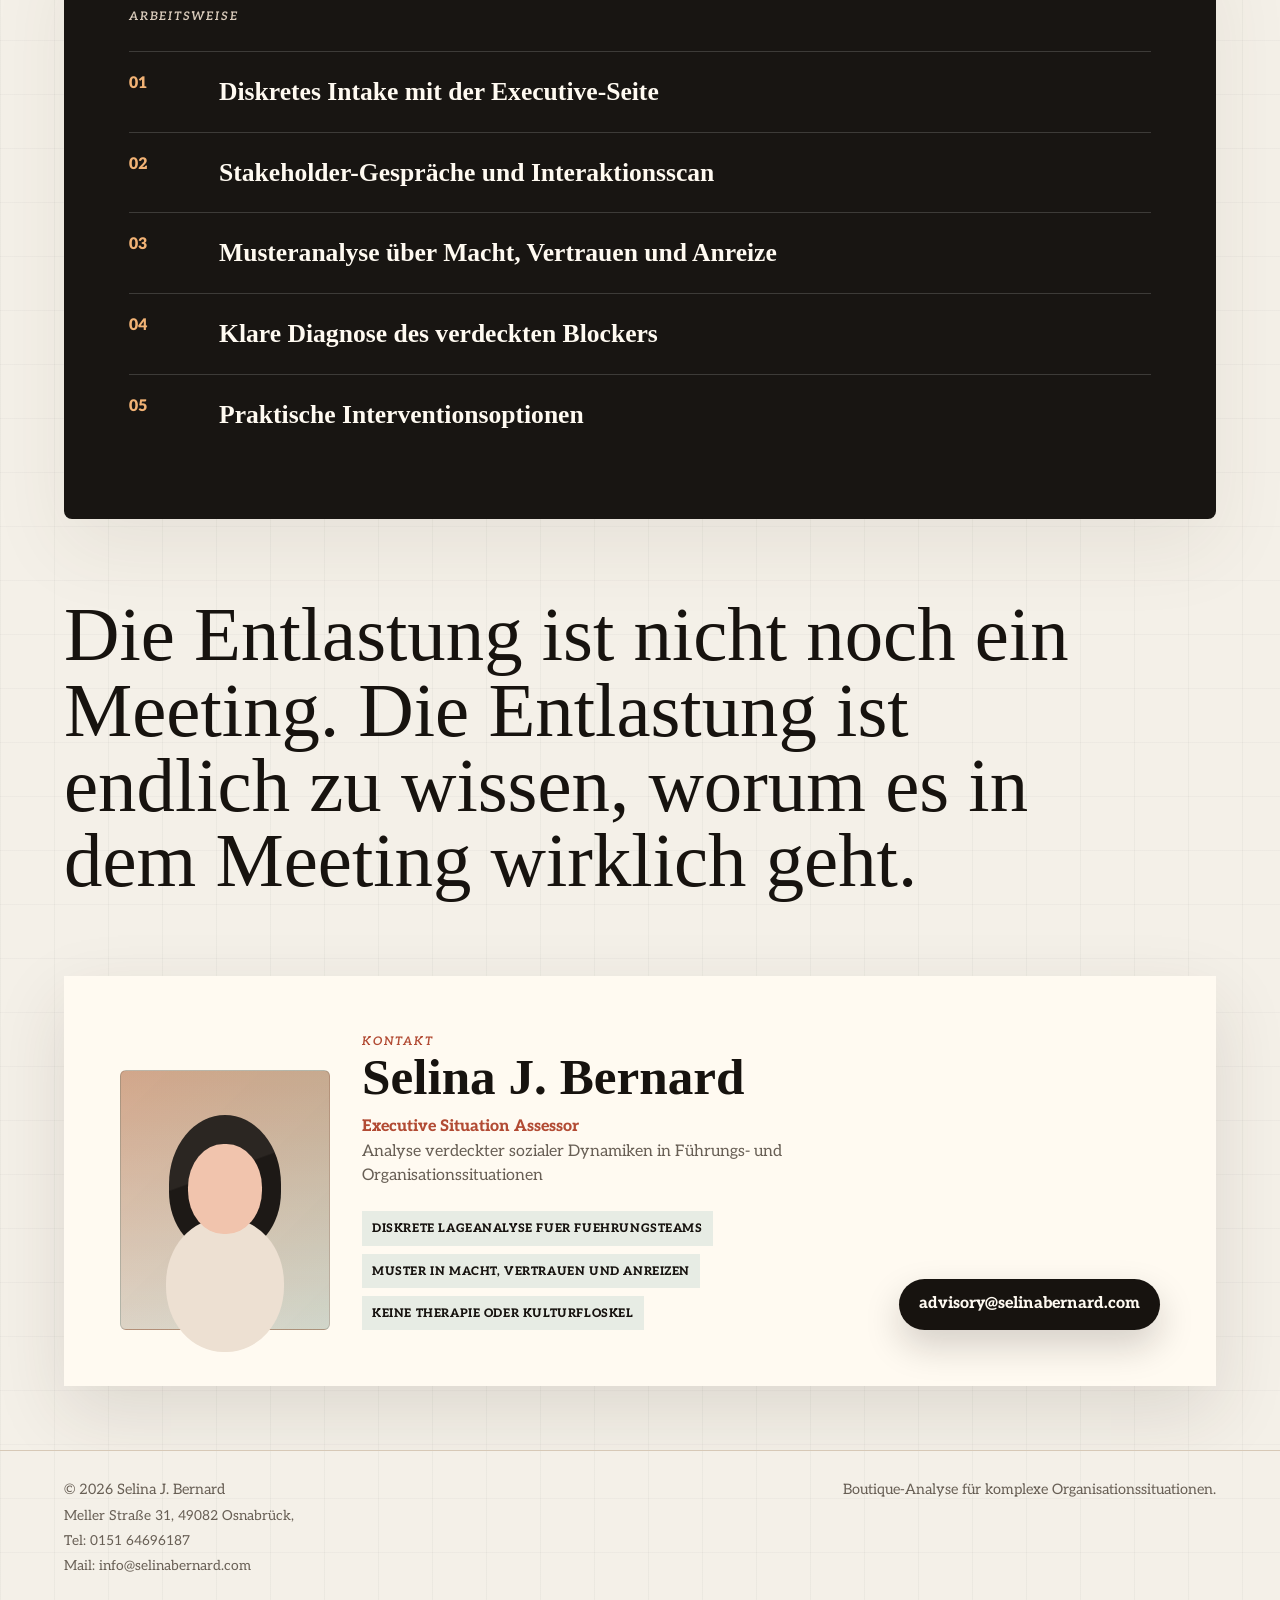
<file: professional.html>
<!doctype html>
<html lang="de">
<head>
  <meta charset="utf-8" />
  <meta name="viewport" content="width=device-width, initial-scale=1" />
  <title>Selina J. Bernard - Executive Situation Assessor</title>
  <meta name="description" content="Schnelle, klare Analyse der verdeckten sozialen Dynamiken, die Entscheidungen, Teams und Projekte ausbremsen." />
  <link rel="preconnect" href="https://fonts.googleapis.com" />
  <link rel="preconnect" href="https://fonts.gstatic.com" crossorigin />
  <link href="https://fonts.googleapis.com/css2?family=Aleo:ital,wght@0,400;0,600;0,700;1,400;1,600&display=swap" rel="stylesheet" />
  <link rel="stylesheet" href="professional_styles.css?v=6" />
</head>
<body>
  <div class="scroll-progress" aria-hidden="true"></div>

  <header class="site-header">
    <a class="brand" href="#top" aria-label="Selina J. Bernard Home">
      <img class="brand-logo" src="assets/bernard-advisory-logo.png" alt="Bernard Advisory" />
    </a>
    <nav class="domain-nav" aria-label="Beratungsbereiche">
      <a href="personal.html">Personal</a>
      <a class="active" href="professional.html" aria-current="page">Professional</a>
      <a href="chat.html">Chat</a>
    </nav>
    <nav class="site-nav" aria-label="Hauptnavigation">
      <a href="#scan" data-i18n="navScan">Scan</a>
      <a href="#deliverable" data-i18n="navReport">Report</a>
      <a href="#contact" data-i18n="navContact">Kontakt</a>
    </nav>
    <nav class="lang-switch" aria-label="Language selection">
      <button class="active" data-lang="de">DE</button>
      <button data-lang="en">EN</button>
      <button data-lang="fr">FR</button>
    </nav>
  </header>

  <main id="top">
    <section class="hero reveal">
      <div class="hero-copy">
        <p class="eyebrow" data-i18n="eyebrow">Executive Mental Load Offload</p>
        <h1 data-i18n="heroTitle">Reibung raus. Klarheit rein.</h1>
        <p class="hero-text" data-i18n="heroText">Selina findet die verdeckten sozialen Dynamiken, die Projekte blockieren, Meetings vergiften und Führung unnötig schwer machen. Schnell, diskret und ohne Kulturtheater.</p>
        <div class="hero-actions">
          <a class="button" href="mailto:advisory@selinabernard.com" data-i18n="cta">Akuten Fall besprechen</a>
          <a class="text-link" href="#scan" data-i18n="seeDeliverable">Was entlastet wird</a>
        </div>
      </div>

      <aside class="profile-panel" aria-label="Profil Selina J. Bernard">
        <div class="portrait-wrap">
          <div class="portrait" role="img" aria-label="Platzhalter Portrait von Selina J. Bernard"></div>
          <span class="status-dot">Available for discreet assessments</span>
        </div>
        <div class="profile-copy">
          <p class="section-kicker" data-i18n="profileKicker">Selina J. Bernard</p>
          <h2 data-i18n="profileTitle">Reads the room beneath the room.</h2>
          <p data-i18n="profileText">For CEOs and leadership teams who need the real issue named before it costs another quarter.</p>
        </div>
      </aside>
    </section>

    <section id="scan" class="load-strip reveal">
      <article>
        <span>01</span>
        <strong data-i18n="load1Title">Less noise</strong>
        <p data-i18n="load1Text">No endless workshop fog. The situation is reduced to the few dynamics that actually move behavior.</p>
      </article>
      <article>
        <span>02</span>
        <strong data-i18n="load2Title">Faster grip</strong>
        <p data-i18n="load2Text">You get language for what everyone senses but nobody can say cleanly in the room.</p>
      </article>
      <article>
        <span>03</span>
        <strong data-i18n="load3Title">Cleaner action</strong>
        <p data-i18n="load3Text">The next step stops being political guesswork and becomes a managed intervention.</p>
      </article>
    </section>

    <section class="diagnostic reveal">
      <div class="diagnostic-copy">
        <p class="section-kicker" data-i18n="notCoaching">Keine klassische Beratung. Keine Therapie. Keine Kulturfloskeln.</p>
        <h2 data-i18n="introTitle">Strategic Thought Refinement: Trade complexity for direction.</h2>
        <p data-i18n="introText">Ich untersuche Kommunikationsmuster, informelle Macht, verdeckte Loyalitäten, Statusschutz, Konfliktvermeidung und falsche Anreize. Nicht um Menschen zu bewerten, sondern um den Mechanismus freizulegen, der Leistung frisst.</p>
      </div>
      <div class="radar" aria-hidden="true">
        <span class="orbit orbit-one"></span>
        <span class="orbit orbit-two"></span>
        <span class="orbit orbit-three"></span>
        <span class="pulse p1">Power</span>
        <span class="pulse p2">Trust</span>
        <span class="pulse p3">Fear</span>
        <span class="pulse p4">Status</span>
        <span class="radar-core">Root cause</span>
      </div>
    </section>

    <section id="deliverable" class="panel reveal">
      <p class="section-kicker" data-i18n="deliverableKicker">Konkretes Ergebnis</p>
      <h2 data-i18n="deliverableTitle">Situation Assessment Report</h2>
      <p class="wide" data-i18n="deliverableText">Eine klare Diagnose dessen, was offiziell gesagt wird, was wirklich wirkt und welche Intervention die Situation schnell entlastet.</p>
      <div class="cards five">
        <article><h3 data-i18n="d1Title">Signals</h3><p data-i18n="d1Text">What keeps showing up: delays, avoidance, churn, passive resistance.</p></article>
        <article><h3 data-i18n="d2Title">Cover story</h3><p data-i18n="d2Text">Which explanations sound plausible but do not explain the pattern.</p></article>
        <article><h3 data-i18n="d3Title">Hidden engine</h3><p data-i18n="d3Text">The power, fear, incentive or loyalty structure underneath.</p></article>
        <article><h3 data-i18n="d4Title">Cost</h3><p data-i18n="d4Text">What continues to break if nobody intervenes.</p></article>
        <article><h3 data-i18n="d5Title">Move</h3><p data-i18n="d5Text">The cleanest next action for the executive side.</p></article>
      </div>
    </section>

    <section class="friction reveal">
      <p class="section-kicker" data-i18n="questionsKicker">Wenn es so klingt, ist es selten das echte Problem</p>
      <div class="friction-list">
        <div><span data-i18n="q1">"We need better alignment."</span><strong data-i18n="a1">Usually means: nobody wants to name the conflict.</strong></div>
        <div><span data-i18n="q2">"The team lacks ownership."</span><strong data-i18n="a2">Usually means: incentives and authority do not match.</strong></div>
        <div><span data-i18n="q3">"Communication is the issue."</span><strong data-i18n="a3">Usually means: status, trust or fear is distorting the message.</strong></div>
        <div><span data-i18n="q4">"We just need a process."</span><strong data-i18n="a4">Usually means: the process is being asked to solve a social problem.</strong></div>
      </div>
    </section>

    <section class="method panel dark reveal">
      <p class="section-kicker" data-i18n="methodKicker">Arbeitsweise</p>
      <ol>
        <li><span>01</span><strong data-i18n="m1">Discrete intake with the executive side</strong></li>
        <li><span>02</span><strong data-i18n="m2">Stakeholder conversations and interaction scan</strong></li>
        <li><span>03</span><strong data-i18n="m3">Pattern analysis across power, trust and incentives</strong></li>
        <li><span>04</span><strong data-i18n="m4">Clear diagnosis of the hidden blocker</strong></li>
        <li><span>05</span><strong data-i18n="m5">Practical intervention options</strong></li>
      </ol>
    </section>

    <section class="quote reveal">
      <blockquote data-i18n="quote">The relief is not another meeting. The relief is finally knowing what the meeting is really about.</blockquote>
    </section>

    <section id="contact" class="contact-card reveal">
      <div class="contact-portrait" role="img" aria-label="Portraitplatz fuer Selina J. Bernard"></div>
      <div class="contact-copy">
        <p class="section-kicker" data-i18n="contactKicker">Kontakt</p>
        <h2>Selina J. Bernard</h2>
        <p class="contact-title" data-i18n="contactTitle">Executive Situation Assessor</p>
        <p data-i18n="contactText">Analyse verdeckter sozialer Dynamiken in Führungs- und Organisationssituationen</p>
        <div class="credentials" aria-label="Qualifikation und Arbeitsweise">
          <span data-i18n="cred1">Diskrete Lageanalyse fuer Fuehrungsteams</span>
          <span data-i18n="cred2">Muster in Macht, Vertrauen und Anreizen</span>
          <span data-i18n="cred3">Keine Therapie oder Kulturfloskel</span>
        </div>
      </div>
      <a class="button" href="mailto:advisory@selinabernard.com">advisory@selinabernard.com</a>
    </section>
  </main>

  <footer>
       <div class="footer-branding">
      <span>© <span id="year"></span> Selina J. Bernard</span>
      <span id="impressum">Meller Straße 31, 49082 Osnabrück,</span>
      <span id="impressum">Tel: 0151 64696187</span>
      <span id="impressum">Mail: info@selinabernard.com</span>
    </div>
    <span data-i18n="footer">Boutique analysis for complex organizational situations.</span>
  </footer>

  <script src="professional_script.js?v=6"></script>
</body>
</html>
</file>
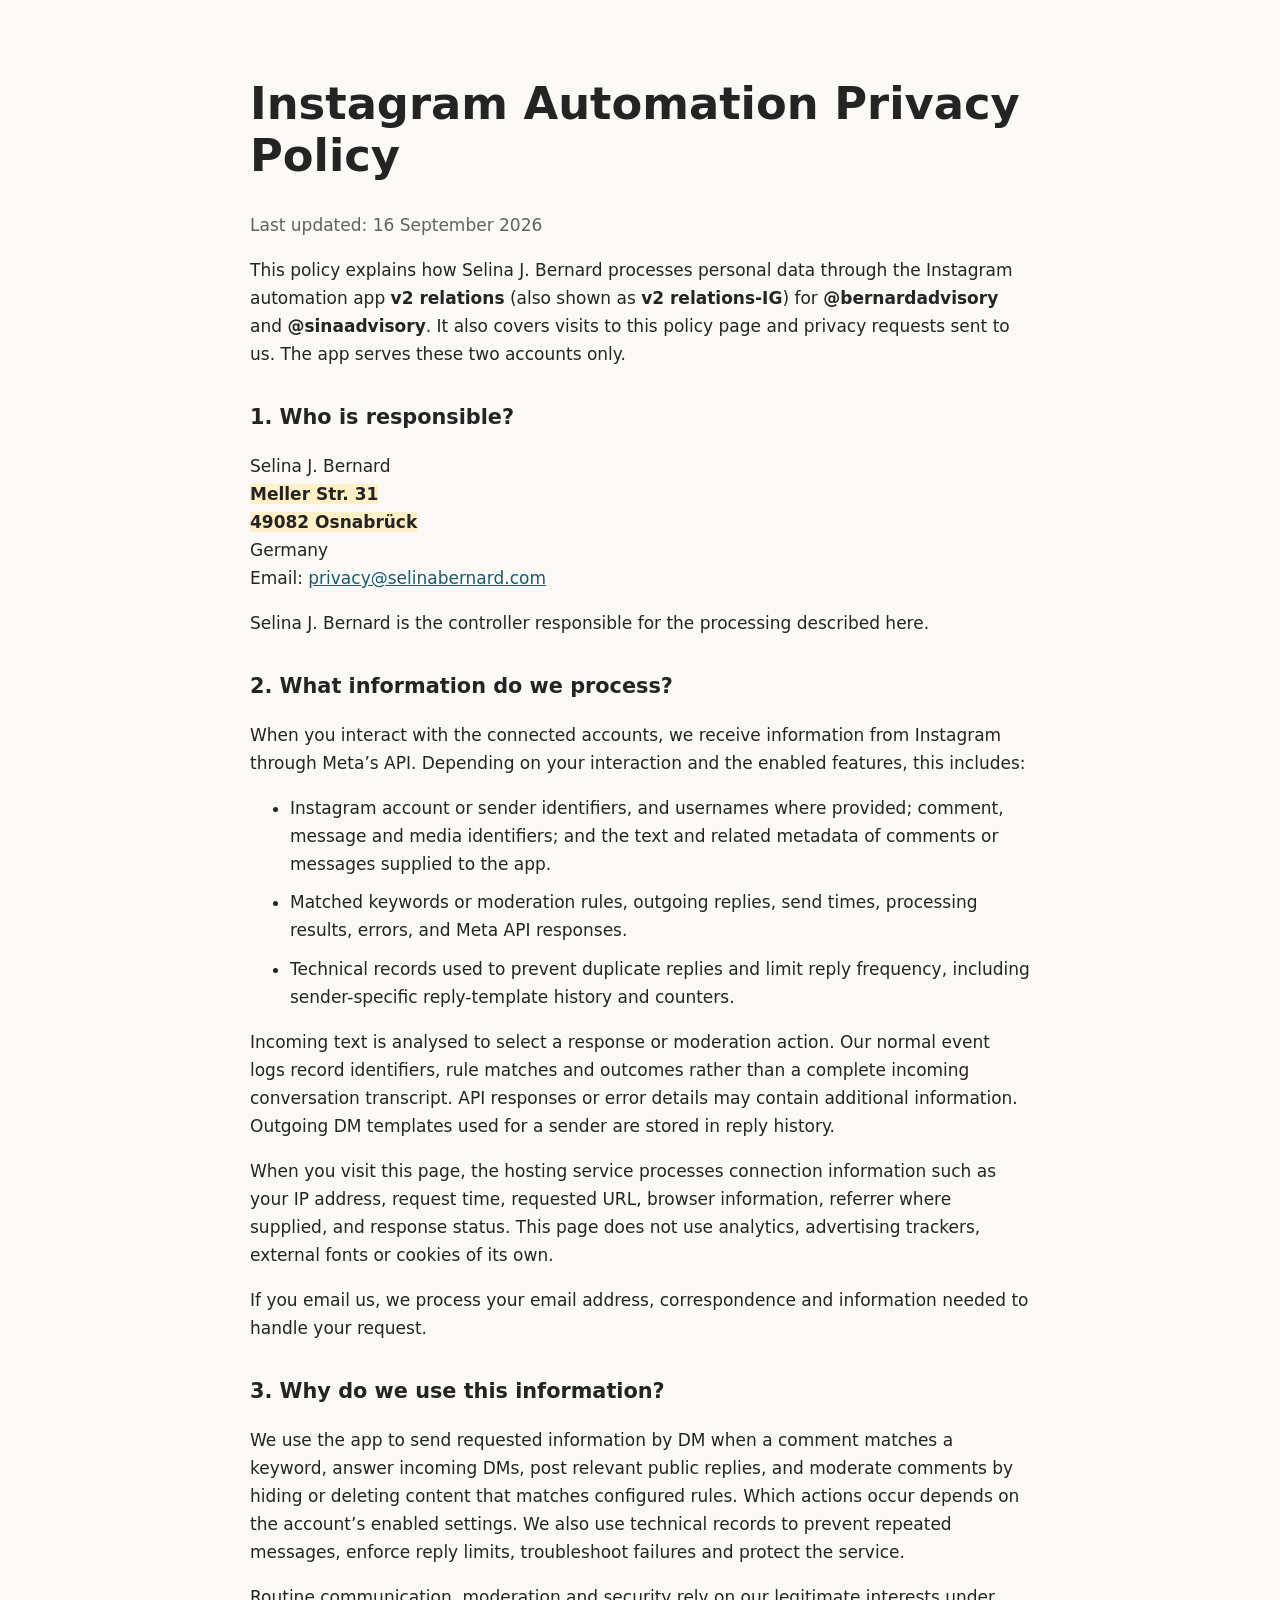
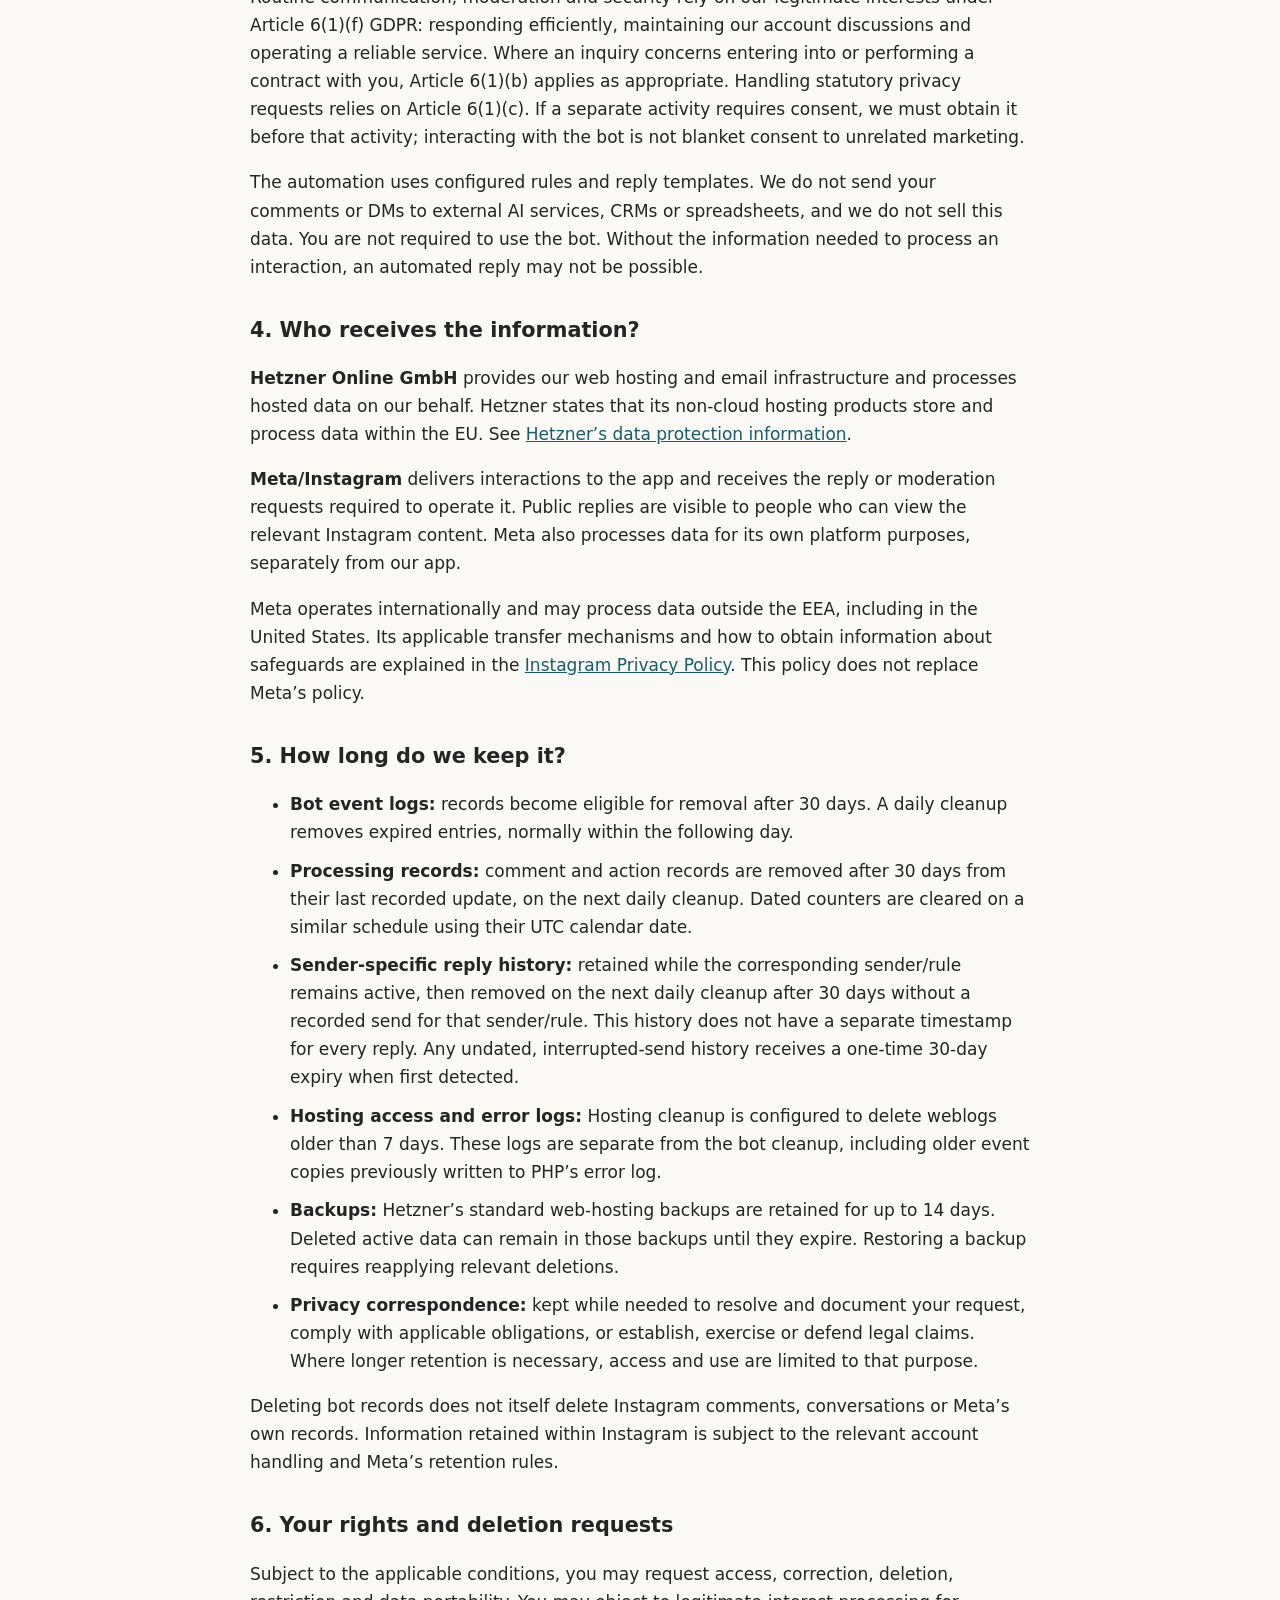
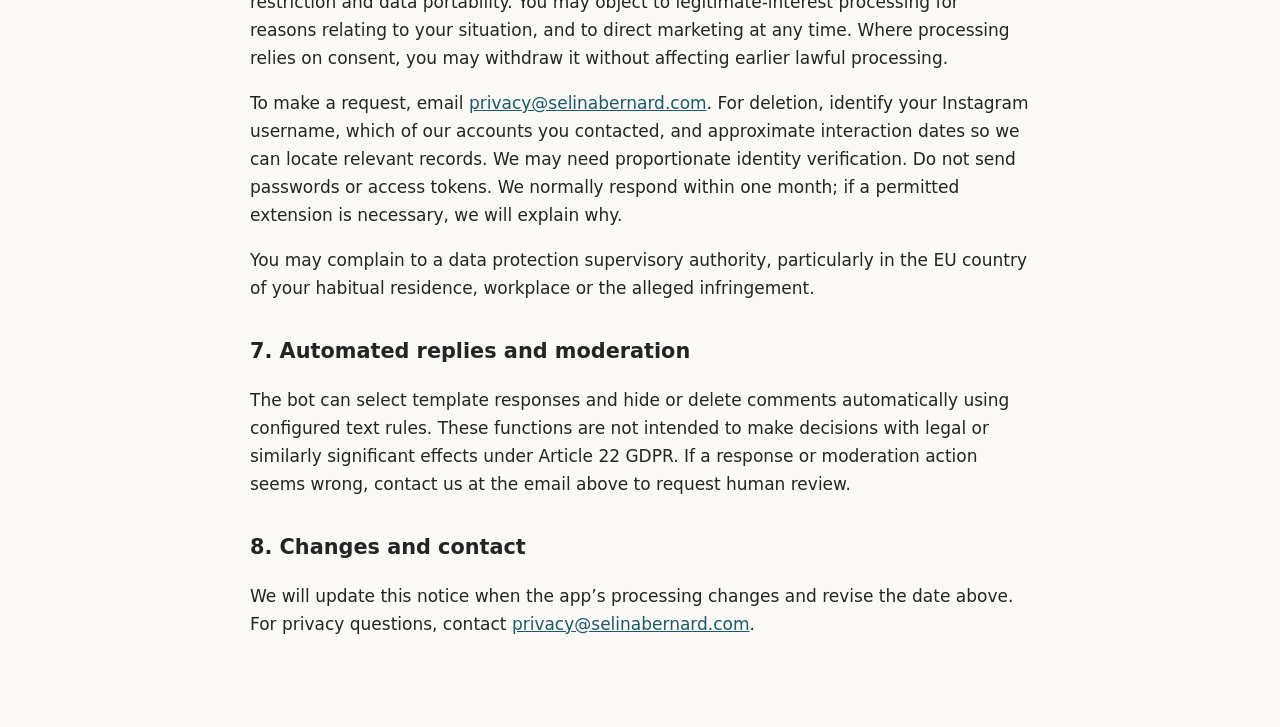
<file: instagram-bot/public/privacy.html>
<!doctype html>
<html lang="en">
<head>
  <meta charset="utf-8">
  <meta name="viewport" content="width=device-width, initial-scale=1">
  <title>Instagram Automation Privacy Policy | Selina J. Bernard</title>
  <style>
    :root { color-scheme: light; }
    body { margin: 0; background: #faf9f6; color: #242424; font: 17px/1.65 system-ui, sans-serif; }
    main { max-width: 780px; margin: 0 auto; padding: 48px 24px 72px; }
    h1 { font-size: clamp(1.9rem, 5vw, 2.8rem); line-height: 1.15; }
    h2 { font-size: 1.3rem; margin-top: 2rem; }
    a { color: #195b69; overflow-wrap: anywhere; }
    li { margin-bottom: .65rem; }
    .draft { background: #fff0c7; padding: 16px 20px; border-left: 4px solid #966c00; }
    .placeholder { background: #fff0c7; font-weight: 600; }
    .date { color: #616161; }
    address { font-style: normal; }
    @media print { body { background: white; } main { padding: 0; } }
  </style>
</head>
<body>
<main>

  <h1>Instagram Automation Privacy Policy</h1>
  <p class="date">Last updated: 16 September 2026</p>
  <p>This policy explains how Selina J. Bernard processes personal data through the Instagram automation app <strong>v2 relations</strong> (also shown as <strong>v2 relations-IG</strong>) for <strong>@bernardadvisory</strong> and <strong>@sinaadvisory</strong>. It also covers visits to this policy page and privacy requests sent to us. The app serves these two accounts only.</p>

  <h2>1. Who is responsible?</h2>
  <address>
    Selina J. Bernard<br>
    <span class="placeholder">Meller Str. 31</span><br>
    <span class="placeholder">49082 Osnabrück</span><br>
    Germany<br>
    Email: <a href="mailto:privacy@selinabernard.com">privacy@selinabernard.com</a>
  </address>
  <p>Selina J. Bernard is the controller responsible for the processing described here.</p>

  <h2>2. What information do we process?</h2>
  <p>When you interact with the connected accounts, we receive information from Instagram through Meta’s API. Depending on your interaction and the enabled features, this includes:</p>
  <ul>
    <li>Instagram account or sender identifiers, and usernames where provided; comment, message and media identifiers; and the text and related metadata of comments or messages supplied to the app.</li>
    <li>Matched keywords or moderation rules, outgoing replies, send times, processing results, errors, and Meta API responses.</li>
    <li>Technical records used to prevent duplicate replies and limit reply frequency, including sender-specific reply-template history and counters.</li>
  </ul>
  <p>Incoming text is analysed to select a response or moderation action. Our normal event logs record identifiers, rule matches and outcomes rather than a complete incoming conversation transcript. API responses or error details may contain additional information. Outgoing DM templates used for a sender are stored in reply history.</p>
  <p>When you visit this page, the hosting service processes connection information such as your IP address, request time, requested URL, browser information, referrer where supplied, and response status. This page does not use analytics, advertising trackers, external fonts or cookies of its own.</p>
  <p>If you email us, we process your email address, correspondence and information needed to handle your request.</p>

  <h2>3. Why do we use this information?</h2>
  <p>We use the app to send requested information by DM when a comment matches a keyword, answer incoming DMs, post relevant public replies, and moderate comments by hiding or deleting content that matches configured rules. Which actions occur depends on the account’s enabled settings. We also use technical records to prevent repeated messages, enforce reply limits, troubleshoot failures and protect the service.</p>
  <p>Routine communication, moderation and security rely on our legitimate interests under Article 6(1)(f) GDPR: responding efficiently, maintaining our account discussions and operating a reliable service. Where an inquiry concerns entering into or performing a contract with you, Article 6(1)(b) applies as appropriate. Handling statutory privacy requests relies on Article 6(1)(c). If a separate activity requires consent, we must obtain it before that activity; interacting with the bot is not blanket consent to unrelated marketing.</p>
  <p>The automation uses configured rules and reply templates. We do not send your comments or DMs to external AI services, CRMs or spreadsheets, and we do not sell this data. You are not required to use the bot. Without the information needed to process an interaction, an automated reply may not be possible.</p>

  <h2>4. Who receives the information?</h2>
  <p><strong>Hetzner Online GmbH</strong> provides our web hosting and email infrastructure and processes hosted data on our behalf. Hetzner states that its non-cloud hosting products store and process data within the EU. See <a href="https://docs.hetzner.com/general/company-and-policy/data-protection-at-hetzner/">Hetzner’s data protection information</a>.</p>
  <p><strong>Meta/Instagram</strong> delivers interactions to the app and receives the reply or moderation requests required to operate it. Public replies are visible to people who can view the relevant Instagram content. Meta also processes data for its own platform purposes, separately from our app.</p>
  <p>Meta operates internationally and may process data outside the EEA, including in the United States. Its applicable transfer mechanisms and how to obtain information about safeguards are explained in the <a href="https://privacycenter.instagram.com/policy/">Instagram Privacy Policy</a>. This policy does not replace Meta’s policy.</p>

  <h2>5. How long do we keep it?</h2>
  <ul>
    <li><strong>Bot event logs:</strong> records become eligible for removal after 30 days. A daily cleanup removes expired entries, normally within the following day.</li>
    <li><strong>Processing records:</strong> comment and action records are removed after 30 days from their last recorded update, on the next daily cleanup. Dated counters are cleared on a similar schedule using their UTC calendar date.</li>
    <li><strong>Sender-specific reply history:</strong> retained while the corresponding sender/rule remains active, then removed on the next daily cleanup after 30 days without a recorded send for that sender/rule. This history does not have a separate timestamp for every reply. Any undated, interrupted-send history receives a one-time 30-day expiry when first detected.</li>
    <li><strong>Hosting access and error logs:</strong> Hosting cleanup is configured to delete weblogs older than 7 days. These logs are separate from the bot cleanup, including older event copies previously written to PHP’s error log.</li>
    <li><strong>Backups:</strong> Hetzner’s standard web-hosting backups are retained for up to 14 days. Deleted active data can remain in those backups until they expire. Restoring a backup requires reapplying relevant deletions.</li>
    <li><strong>Privacy correspondence:</strong> kept while needed to resolve and document your request, comply with applicable obligations, or establish, exercise or defend legal claims. Where longer retention is necessary, access and use are limited to that purpose.</li>
  </ul>
  <p>Deleting bot records does not itself delete Instagram comments, conversations or Meta’s own records. Information retained within Instagram is subject to the relevant account handling and Meta’s retention rules.</p>

  <h2>6. Your rights and deletion requests</h2>
  <p>Subject to the applicable conditions, you may request access, correction, deletion, restriction and data portability. You may object to legitimate-interest processing for reasons relating to your situation, and to direct marketing at any time. Where processing relies on consent, you may withdraw it without affecting earlier lawful processing.</p>
  <p>To make a request, email <a href="mailto:privacy@selinabernard.com?subject=Instagram%20privacy%20request">privacy@selinabernard.com</a>. For deletion, identify your Instagram username, which of our accounts you contacted, and approximate interaction dates so we can locate relevant records. We may need proportionate identity verification. Do not send passwords or access tokens. We normally respond within one month; if a permitted extension is necessary, we will explain why.</p>
  <p>You may complain to a data protection supervisory authority, particularly in the EU country of your habitual residence, workplace or the alleged infringement.</p>

  <h2>7. Automated replies and moderation</h2>
  <p>The bot can select template responses and hide or delete comments automatically using configured text rules. These functions are not intended to make decisions with legal or similarly significant effects under Article 22 GDPR. If a response or moderation action seems wrong, contact us at the email above to request human review.</p>

  <h2>8. Changes and contact</h2>
  <p>We will update this notice when the app’s processing changes and revise the date above. For privacy questions, contact <a href="mailto:privacy@selinabernard.com">privacy@selinabernard.com</a>.</p>
</main>
</body>
</html>
</file>
<file: site.css>
@import url('https://fonts.googleapis.com/css2?family=DM+Sans:wght@400;450;500;600;700&family=Italiana&display=swap');
:root{--bg:#efefec;--ink:#20211f;--muted:#62635f;--line:#cecfca;--wine:#501d2c;--serif:'Italiana',Didot,Georgia,serif;--sans:'DM Sans',Arial,sans-serif}*{box-sizing:border-box}html{scroll-behavior:smooth;scroll-padding-top:110px}body{margin:0;background:var(--bg);color:var(--ink);font:16px/1.6 var(--sans)}a{color:inherit;text-decoration:none}button{font:inherit;cursor:pointer}button,a{-webkit-tap-highlight-color:transparent}a:focus-visible,button:focus-visible{outline:2px solid var(--wine);outline-offset:6px}p{color:var(--muted);margin:0 0 22px}h1,h2,h3{font-weight:400;margin:0;line-height:1.03}h1,h2{font-family:var(--serif)}h1{font-size:clamp(64px,7.8vw,120px);letter-spacing:-.045em}h2{font-size:clamp(42px,4.4vw,68px);letter-spacing:-.035em}h3{font-size:24px}em{font-family:Georgia,serif;font-weight:400}header,main,footer{max-width:1800px;margin:auto}.header{padding:27px 5%;display:flex;align-items:center;justify-content:space-between;border-bottom:1px solid var(--line);gap:28px;background:rgba(239,239,236,.91);backdrop-filter:blur(20px);position:sticky;top:0;z-index:10}.wordmark{font-size:17px;letter-spacing:.12em;line-height:1.2;white-space:nowrap}.wordmark span{display:block;font-size:10px;letter-spacing:.21em;margin-top:9px}nav{display:flex;align-items:center;gap:30px;font-size:14px}nav a[aria-current]{border-bottom:1px solid}nav a:hover{color:var(--wine)}.nav-cta{border:1px solid #999b94;padding:10px 19px;margin-left:14px}.nav-cta span{margin-left:17px}.menu-toggle{display:none}.eyebrow{text-transform:uppercase;font-size:11px;letter-spacing:.16em;font-weight:500;color:var(--muted);margin-bottom:28px}.hero{display:grid;grid-template-columns:1.35fr 1fr;padding:54px 5% 60px;gap:5%}.hero-main{padding-top:12px}.hero h1{margin:30px 0 35px}.hero-bottom{max-width:530px}.hero-bottom p{font-size:16px;line-height:1.8}.button{display:inline-flex;justify-content:space-between;align-items:center;gap:34px;background:var(--ink);color:#fff;border:1px solid var(--ink);padding:16px 23px;font-size:14px;transition:background .2s,transform .2s}.button:hover{background:var(--wine);border-color:var(--wine);transform:translateY(-2px)}.hero-art{min-height:510px;background:linear-gradient(135deg,#424744,#202622 46%,#090d0a);color:#e9e8e2;position:relative;padding:30px;overflow:hidden;display:flex;flex-direction:column;justify-content:space-between}.art-top{font-size:10px;letter-spacing:.18em;line-height:1.5;position:relative;z-index:1}.art-serif{font-family:var(--serif);font-size:clamp(32px,3.2vw,54px);line-height:1.24;z-index:1;letter-spacing:-.025em}.art-serif em{color:#c2c7ba}.art-bottom{display:flex;justify-content:space-between;font-size:9px;letter-spacing:.12em;gap:20px;z-index:1}.glass-line{position:absolute;inset:-70% 10% -70% 48%;transform:rotate(24deg);background:linear-gradient(90deg,transparent,rgba(222,231,222,.05) 15%,rgba(243,255,246,.22) 47%,rgba(255,255,255,.42) 49%,rgba(0,0,0,.2) 51%,transparent);border-left:1px solid #ffffff28}.ways{padding:55px 5% 85px;border-top:1px solid var(--line)}.section-heading{display:grid;grid-template-columns:.75fr 1.3fr .65fr;gap:28px;align-items:end;margin-bottom:40px}.section-heading .eyebrow{align-self:start}.section-heading>p:last-child{font-size:14px;margin-bottom:4px}.path-grid{display:grid;grid-template-columns:repeat(3,1fr)}.path{padding:26px 27px 0;border:1px solid var(--line);display:flex;flex-direction:column;min-width:0;transition:background .25s}.path+.path{border-left:0}.path:hover{background:#e5e6e0}.path-top{display:flex;justify-content:space-between;font-size:10px;letter-spacing:.14em;margin-bottom:23px}.path-top>span:last-child{font-size:21px;line-height:1}.path h3{font-family:var(--serif);font-size:39px;letter-spacing:-.035em;margin-bottom:17px}.path>p{font-size:14px;min-height:45px}.path-link{margin-top:auto;padding:20px 0;border-top:1px solid var(--line);display:flex;justify-content:space-between;font-size:14px}.mini-shelf{display:flex;align-items:center;justify-content:center;height:235px;gap:5px;padding:15px 0 28px}.book-cover{aspect-ratio: .68;display:flex;flex-direction:column;padding:23px 20px;background:#e2e0d5;box-shadow:8px 10px 18px #0002;border-left:5px solid #0002;position:relative;color:#272b27}.book-top{display:flex;justify-content:space-between;gap:10px;font-size:9px;letter-spacing:.12em;border-bottom:1px solid currentColor;padding-bottom:15px}.book-cover h3{font-family:var(--serif);font-size:39px;line-height:1.06;margin:36px 0 15px;letter-spacing:-.015em}.book-cover p{font-size:11px;max-width:140px;color:inherit;line-height:1.5}.book-bottom{margin-top:auto;display:flex;justify-content:space-between;align-items:center;font-size:9px;letter-spacing:.08em}.book-bottom span{font-size:28px}.wine{background:#501d2c;color:#e6d9da}.silver{background:#b8beb9;color:#243128}.mini-shelf .book-cover{width:32%;padding:9px 7px;border-left-width:2px;max-height:185px}.mini-shelf .book-cover:nth-child(2){transform:translateY(-9px)}.mini-shelf .book-top{font-size:4px;padding-bottom:5px;gap:1px}.mini-shelf .book-cover h3{font-size:clamp(15px,1.55vw,25px);margin:16px 0 7px}.mini-shelf .book-cover p{font-size:5px;margin-bottom:10px}.mini-shelf .book-bottom{font-size:4px}.mini-shelf .book-bottom span{font-size:12px}.coaching-path{background:#e5e6e1}.conversation-art{height:235px;display:flex;flex-direction:column;justify-content:center;align-items:center;text-align:center;padding-bottom:20px}.conversation-art>span{font-size:9px;letter-spacing:.15em;line-height:1.4}.conversation-art em{font-size:46px;line-height:1.05;margin:17px 0}.chat-art{height:235px;padding:13px 0 22px;display:flex;flex-direction:column;align-items:flex-start}.chat-label{font-size:8px;letter-spacing:.08em}.bubble{font-size:12px;padding:13px 17px;background:#dddeda;border-radius:12px 12px 0 12px;align-self:flex-end;margin:18px 0}.reply{font-size:12px;line-height:1.65;margin:0}.chat-cursor{align-self:flex-end;color:#777}.perspective{padding:85px 9%;background:#212621;color:#eeeee7;display:grid;grid-template-columns:1fr 1fr;gap:13%}.perspective .eyebrow,.perspective p{color:#c0c6bd}.perspective h2{font-size:clamp(53px,5.4vw,82px);margin:35px 0}.margin-note{font-size:12px;color:#b7beb5}.perspective-copy{padding-top:30px}.perspective h3{font-size:27px;line-height:1.3;margin-bottom:25px}.perspective p{font-size:15px}.method-line{display:flex;justify-content:space-between;border-block:1px solid #ffffff30;padding:17px 0;margin:30px 0 24px;font-family:var(--serif);font-size:25px}.small{font-size:12px!important;line-height:1.6}.about-teaser{padding:90px 12%;display:grid;grid-template-columns:.8fr 1fr;gap:12%;align-items:center}.about-teaser h2{margin-bottom:28px}.about-teaser p{max-width:510px}.text-link{display:inline-block;border-bottom:1px solid;padding:6px 0;font-size:14px}.monogram{aspect-ratio: .95;background:#d9dcd6;display:flex;flex-direction:column;align-items:center;justify-content:center;position:relative;border:1px solid #c9cdc4}.monogram>span{font-family:var(--serif);font-size:120px;letter-spacing:-.11em;line-height:1}.monogram>span>span{font-size:70px}.monogram small{position:absolute;bottom:24px;font-size:9px;letter-spacing:.15em}.page-intro{padding:65px 8% 70px;border-bottom:1px solid var(--line)}.page-intro h1{margin-bottom:30px}.page-intro>p,.page-intro>div>p{max-width:580px}.page-intro .status{display:block;margin-top:28px}.status{font-size:12px;color:var(--muted);display:block;line-height:1.7}.split-intro{display:grid;grid-template-columns:1.2fr 1fr;gap:10%;align-items:center}.split-intro h1{font-size:clamp(58px,6.5vw,99px)}.book-list{padding:0 12%}.book-row{display:grid;grid-template-columns:.65fr 1.2fr;gap:15%;padding:65px 0;border-bottom:1px solid var(--line);align-items:center}.book-row .book-cover{max-width:290px;min-height:370px}.book-row h2{margin-bottom:23px}.book-row .status{margin:20px 0}.next-step{padding:60px 8%;display:flex;justify-content:space-between;gap:25px;align-items:center}.next-step p{margin:0;font-family:var(--serif);font-size:32px;color:var(--ink)}.editorial-note{background:var(--wine);padding:35px;color:#eee5e4;min-height:430px;display:flex;flex-direction:column;justify-content:space-between}.editorial-note>span{font-size:10px;letter-spacing:.14em}.editorial-note blockquote{font:60px/1.05 var(--serif);margin:30px 0}.editorial-note p{color:#d6c6c9;font-size:13px;margin:0}.detail-section{display:grid;grid-template-columns:1fr 1.15fr;gap:12%;padding:80px 8%}.number-list article{display:flex;gap:28px;border-top:1px solid var(--line);padding:25px 0 0}.number-list article>span{font-size:11px;color:var(--muted)}.number-list h3{font-size:21px;margin-bottom:12px}.number-list p{font-size:15px}.session-section{padding:65px 8%;background:#e1e3dd}.steps{display:grid;grid-template-columns:repeat(3,1fr);gap:6%;margin-top:48px}.steps span{font-size:10px;letter-spacing:.13em}.steps h3{margin:20px 0;font-size:23px}.steps p{font-size:15px}.booking{padding:70px 8%;display:grid;grid-template-columns:1fr 1fr;gap:12%;background:#242923;color:#efefe8}.booking p{color:#c3c9bd}.booking .button{background:#ecece5;color:#242923;border-color:#ecece5;margin:0 0 22px}.large-copy{font-size:23px;line-height:1.55;color:var(--ink)}.companion-demo{background:#f8f8f4;border:1px solid #d4d6cf;box-shadow:0 25px 60px #17211510;padding:25px;min-height:470px}.demo-header{display:flex;align-items:center;gap:12px;padding-bottom:22px;border-bottom:1px solid var(--line);font-size:10px;letter-spacing:.1em}.demo-header small{display:block;font-size:10px;color:#6c7167;letter-spacing:0;margin-top:3px}.companion-mark{font-size:28px}.live-dot{width:6px;height:6px;border-radius:50%;background:#929a89;margin-left:auto}#demo-conversation{padding:24px 0;min-height:190px}#demo-conversation p{font-size:14px}.demo-welcome{font:32px var(--serif)!important;color:var(--ink);margin-bottom:15px}.prompt-options{display:flex;flex-direction:column;gap:8px}.prompt-options button{background:transparent;border:1px solid var(--line);padding:12px;text-align:left;font-size:12px}.prompt-options button:hover,.prompt-options button[aria-pressed=true]{background:#e5e8df}.reset-demo{background:none;border:none;color:var(--muted);font-size:12px;margin-top:18px;padding:0}.user-message{background:#e4e6df;padding:12px 15px;margin-left:20px}.companion-message{border-left:2px solid var(--wine);padding-left:15px}.large.monogram{min-height:410px}footer{border-top:1px solid var(--line);padding:37px 5% 25px;display:flex;flex-wrap:wrap;gap:24px;align-items:center;justify-content:space-between}footer p,footer>a:not(.wordmark){font-size:12px;margin:0}.draft-note{width:100%;font-size:10px;color:var(--muted);border-top:1px solid var(--line);padding-top:20px;margin-top:10px}dialog{border:1px solid var(--line);background:var(--bg);padding:45px;max-width:510px;width:calc(100% - 32px);color:var(--ink)}dialog::backdrop{background:#10171080;backdrop-filter:blur(5px)}dialog h2{font-size:45px;margin-bottom:25px}dialog .close{position:absolute;top:10px;right:18px;background:none;border:none;font-size:28px}.skip{position:fixed;top:-80px;left:15px;padding:10px;background:white;z-index:20}.skip:focus{top:10px}
@media(min-width:1500px){.hero-art{min-height:570px}.hero{padding-top:65px}.mini-shelf{height:270px}.conversation-art,.chat-art{height:270px}.mini-shelf .book-cover{max-height:215px}}
@media(max-width:1000px){nav{gap:17px}.nav-cta{display:none}.hero{gap:30px}.hero-art{min-height:440px;padding:22px}.hero h1{font-size:80px}.section-heading{grid-template-columns:1fr 1fr}.section-heading .eyebrow{grid-column:1/-1;margin:0}.path{padding:20px 17px 0}.path h3{font-size:31px}.path>p{font-size:12px}.conversation-art em{font-size:37px}.chat-art .reply{font-size:10px}.chat-art .bubble{font-size:10px}.art-bottom{font-size:7px}.book-row{gap:10%}.split-intro{gap:6%}.companion-demo{padding:20px}.editorial-note blockquote{font-size:50px}}
@media(max-width:700px){.header{padding:20px 6%;gap:12px}.wordmark{font-size:13px}.wordmark span{font-size:8px;margin-top:7px}.menu-toggle{display:flex;align-items:center;gap:14px;border:0;background:none;font-size:13px;padding:7px 0}nav{display:none;position:absolute;top:100%;left:0;right:0;padding:25px 6%;background:var(--bg);border-bottom:1px solid var(--line);flex-direction:column;align-items:stretch;gap:20px}nav.open{display:flex}.nav-cta{display:block;margin:0}.hero{display:block;padding:35px 6% 40px}.eyebrow{font-size:9px;margin-bottom:20px}.hero h1{font-size:clamp(62px,14vw,95px);margin:24px 0}.hero-bottom p{font-size:15px}.hero-art{display:none}.button{padding:15px 20px}.ways{padding:30px 6% 45px}.section-heading{gap:15px;margin-bottom:25px}.section-heading h2{font-size:39px}.section-heading>p:last-child{font-size:12px}.path-grid{grid-template-columns:1fr}.path{padding:20px 22px 0;position:relative;min-height:160px}.path+.path{border-left:1px solid var(--line);border-top:0}.path-top{margin-bottom:12px}.path h3{font-size:32px}.path>p{font-size:14px;min-height:0;margin-bottom:14px;max-width:85%}.mini-shelf,.conversation-art,.chat-art{display:none}.path-link{padding:15px 0}.perspective{padding:45px 7%;grid-template-columns:1fr;gap:10px}.perspective h2{font-size:61px;margin:20px 0}.perspective-copy{padding-top:25px}.perspective h3{font-size:25px}.about-teaser{padding:45px 7%;grid-template-columns:1fr;gap:28px}.monogram{max-width:290px;width:100%;aspect-ratio:1.15}.monogram>span{font-size:105px}.monogram small{font-size:8px}.about-teaser h2{font-size:43px}.page-intro{padding:40px 7%}.page-intro h1,.split-intro h1{font-size:60px}.page-intro p{font-size:15px}.split-intro{grid-template-columns:1fr;gap:35px}.book-list{padding:0 7%}.book-row{grid-template-columns:1fr;gap:33px;padding:40px 0}.book-row .book-cover{width:240px;min-height:345px;justify-self:center}.book-row h2{font-size:43px}.book-cover h3{font-size:36px}.next-step{padding:35px 7%;display:block}.next-step p{font-size:29px;margin-bottom:17px}.editorial-note{min-height:320px}.editorial-note blockquote{font-size:49px}.detail-section{padding:45px 7%;grid-template-columns:1fr;gap:35px}.detail-section h2{font-size:43px}.session-section{padding:45px 7%}.steps{grid-template-columns:1fr;gap:22px;margin-top:30px}.steps article{border-top:1px solid #bfc4b8;padding-top:20px}.steps h3{margin:12px 0}.booking{padding:45px 7%;grid-template-columns:1fr;gap:30px}.large-copy{font-size:21px}.large.monogram{min-height:300px;max-width:none}.companion-demo{min-height:440px}footer{padding:30px 7%;align-items:flex-start;gap:24px}footer .wordmark{width:100%}footer p{font-size:11px}dialog{padding:40px 25px}.method-line{font-size:23px}}
@media(prefers-reduced-motion:reduce){html{scroll-behavior:auto}*,*::before,*::after{transition:none!important;animation:none!important}}

/* Minimal homepage */
.visually-hidden{position:absolute;width:1px;height:1px;padding:0;margin:-1px;overflow:hidden;clip-path:inset(50%);white-space:nowrap;border:0}
.minimal-home{min-height:100svh;display:flex;flex-direction:column}
.minimal-home .header{width:100%;flex-shrink:0}
.home-main{width:100%;flex:1;display:flex;flex-direction:column;padding:0}
.home-links{width:80%;max-width:1140px;margin:auto;padding:76px 0 92px}
.home-link{display:flex;align-items:center;justify-content:space-between;gap:32px;padding:32px 0;border-bottom:1px solid var(--line);font-family:var(--serif);font-size:clamp(32px,4.4vw,66px);line-height:1.2;letter-spacing:-.025em;transition:color .2s}
.home-link:first-child{border-top:1px solid var(--line)}
.home-arrow{font-family:var(--sans);font-size:clamp(23px,2.4vw,34px);font-weight:400;flex-shrink:0;transition:transform .2s}
.home-link:hover{color:var(--wine)}
.home-link:hover .home-arrow{transform:translate(3px,-3px)}
.business-contact{width:100%;max-width:none;margin:0;padding:36px 10%;background:#252723;color:#efefec;border:0;display:flex;align-items:center;justify-content:space-between;gap:24px}
.business-contact h2{font:400 12px/1.6 var(--sans);letter-spacing:.035em;color:#bec1b8}
.business-links{display:flex;align-items:center;gap:32px;font-size:13px}
.business-links a{padding:8px 0;text-underline-offset:5px}
.business-links a:hover{text-decoration:underline}
.business-links span[aria-hidden]{margin-left:10px}
.business-contact a:focus-visible{outline-color:#efefec}
@media(max-width:900px){.business-contact{align-items:flex-start;flex-direction:column;gap:12px}}
@media(max-width:700px){.home-links{width:88%;padding:56px 0 64px}.home-link{padding:30px 0;gap:20px;font-size:clamp(30px,7vw,46px)}.home-link>span:first-child{max-width:17ch}.business-contact{padding:28px 6%}.business-links{flex-wrap:wrap;gap:8px 26px;font-size:12px}}
@media(prefers-reduced-motion:reduce){.home-link,.home-arrow{transition:none}}

.legal-footer{width:100%;padding:30px 10%;display:flex;justify-content:space-between;align-items:flex-start;gap:24px;border-top:0;color:var(--muted)}
.legal-footer h2{font:500 12px/1.6 var(--sans);margin:0 0 10px;color:var(--ink)}
.legal-footer address{font:400 12px/1.8 var(--sans)}
.legal-footer address a{display:inline-block;margin-top:8px}
.legal-footer a{text-underline-offset:4px}
.legal-footer a:hover{text-decoration:underline}
.legal-footer .privacy-link{padding:0;line-height:1.6;font-size:12px}
@media(max-width:700px){.legal-footer{padding:26px 6%}}

/* Refined minimal homepage */
.minimal-home{--bg:#f5f2eb;--ink:#31282c;--muted:#766c70;--line:#dcd5ce;--wine:#542e40;background:var(--bg);color:var(--ink)}
.minimal-home .header{position:relative;background:transparent;backdrop-filter:none;padding:38px 7%;border:0;max-width:1440px}
.minimal-home .wordmark{font-size:14px;letter-spacing:.16em;color:var(--ink)}
.minimal-home .wordmark span{font-size:8px;letter-spacing:.23em;margin-top:10px;color:var(--muted)}
.minimal-home .home-main{max-width:1440px;padding:0 7%;margin:0 auto}
.minimal-home .home-links{width:100%;max-width:none;margin:auto;padding:54px 0 58px}
.minimal-home .home-link{display:grid;grid-template-columns:32px minmax(0,1fr) 48px;gap:22px;padding:32px 0;font-family:Georgia,'Times New Roman',serif;font-size:clamp(30px,4.2vw,60px);line-height:1.16;letter-spacing:-.045em;transition:color .2s,background .2s}
.minimal-home .home-link:first-child{border-top:0}
.minimal-home .home-link:last-child{border-bottom:0}
.minimal-home .home-link .link-number{font:400 10px/1 var(--sans);letter-spacing:.06em;color:#86767c;align-self:center;max-width:none}
.minimal-home .home-link .link-title{max-width:none;transition:transform .25s}
.minimal-home .home-arrow{display:grid;place-items:center;width:46px;height:46px;border:1px solid #cfc2c7;border-radius:50%;font:400 23px/1 var(--sans);color:var(--wine);transition:background .25s,color .25s,transform .25s}
.minimal-home .home-link:hover .link-title{transform:translateX(6px)}
.minimal-home .home-link:hover .home-arrow{background:var(--wine);color:var(--bg);transform:rotate(45deg)}
.minimal-home .business-contact{border-radius:3px;background:#382630;color:#f5f0e9;padding:27px 30px;gap:22px;margin:0 0 34px}
.minimal-home .business-contact h2{color:#c9b9c1;font-size:11px;letter-spacing:.02em;max-width:190px;line-height:1.7}
.minimal-home .business-links{font-size:12px;gap:28px}
.minimal-home .business-links a{min-height:40px;display:inline-flex;align-items:center}
.minimal-home .business-links span[aria-hidden]{color:#bea6b2}
.minimal-home .legal-footer{max-width:1440px;width:86%;padding:24px 0 30px;border-top:1px solid var(--line);gap:24px;margin:0 auto}
.minimal-home .legal-footer section{flex:1}
.minimal-home .legal-footer h2{font-size:10px;text-transform:uppercase;letter-spacing:.12em;color:var(--muted);margin-bottom:12px}
.minimal-home .legal-footer address{display:flex;gap:50px;align-items:flex-start;font-size:11px;line-height:1.8;color:var(--muted)}
.minimal-home .legal-footer address a{margin:0;padding:0}
.minimal-home .legal-footer .privacy-link{font-size:11px;min-height:44px;display:inline-flex;align-items:flex-start;padding-top:28px}
@media(min-width:901px){.minimal-home .business-contact{flex-direction:row;align-items:center}}
@media(max-width:900px){.minimal-home .business-contact{gap:10px}.minimal-home .business-contact h2{max-width:none}}
@media(max-width:600px){
 .minimal-home .header{padding:28px 7%}
 .minimal-home .wordmark{font-size:12px}
 .minimal-home .home-links{padding:32px 0 38px}
 .minimal-home .home-link{grid-template-columns:20px minmax(0,1fr) 36px;gap:12px;padding:28px 0;font-size:clamp(27px,7.2vw,40px);line-height:1.2}
 .minimal-home .home-arrow{width:35px;height:35px;font-size:19px}
 .minimal-home .home-link .link-number{font-size:9px}
 .minimal-home .business-contact{padding:21px 20px;margin-bottom:26px}
 .minimal-home .business-links{align-items:flex-start;flex-direction:column;gap:0;font-size:11px}
 .minimal-home .legal-footer{padding:20px 0 26px}
 .minimal-home .legal-footer address{flex-direction:column;gap:12px;font-size:10px}
}
@media(prefers-reduced-motion:reduce){.minimal-home .home-link:hover .link-title,.minimal-home .home-link:hover .home-arrow{transform:none}}

/* Original portraits and brand mark */
.minimal-home .header{justify-content:flex-start;gap:18px}
.brand-logo{display:block;flex-shrink:0;width:54px;line-height:0}
.brand-logo img{display:block;width:100%;height:auto;border-radius:2px}
.portrait-layout{display:grid;grid-template-columns:minmax(180px,.65fr) minmax(0,1.35fr);gap:6%;align-items:center;padding:30px 0 52px;width:100%}
.personal-portrait{margin:0;overflow:hidden;aspect-ratio:3/4;background:#ddd4c6;border-radius:3px}
.personal-portrait img{display:block;width:100%;height:100%;object-fit:cover;object-position:50% 0%}
.minimal-home .portrait-layout .home-links{padding:0}
.minimal-home .portrait-layout .home-link{font-size:clamp(28px,3.3vw,48px);grid-template-columns:22px minmax(0,1fr) 40px;gap:16px;padding:30px 0}
.minimal-home .portrait-layout .home-arrow{width:38px;height:38px;font-size:21px}
.business-identity{display:flex;align-items:center;gap:18px}
.business-identity img{width:64px;height:76px;object-fit:cover;object-position:50% 38%;border-radius:2px}
@media(max-width:900px){.minimal-home .business-contact{flex-direction:row;flex-wrap:wrap}.business-identity{flex:1}.minimal-home .business-links{flex-wrap:wrap}}
@media(max-width:600px){.brand-logo{width:43px}.minimal-home .header{gap:13px}.portrait-layout{grid-template-columns:1fr;gap:24px;padding:16px 0 34px}.personal-portrait{width:100%;aspect-ratio:5/4}.personal-portrait img{object-position:50% 5%}.minimal-home .portrait-layout .home-link{font-size:28px;padding:24px 0;gap:12px;grid-template-columns:20px minmax(0,1fr) 35px}.minimal-home .portrait-layout .home-arrow{width:34px;height:34px}.minimal-home .business-contact{gap:16px}.business-identity{flex-basis:100%}.business-identity img{width:52px;height:62px}.minimal-home .business-links{flex-direction:row;gap:0 20px}}

/* Blush, white and ink — reference-inspired direction */
.minimal-home{--bg:#faf8f7;--ink:#191919;--muted:#70696c;--line:#e7dcdf;--wine:#a44469;background:var(--bg)}
.minimal-home .header{padding-top:28px;padding-bottom:28px}
.brand-logo{width:64px}
.brand-logo img{border-radius:7px}
.minimal-home .wordmark{color:#171717;font-weight:500}
.minimal-home .home-main{padding-top:12px}
.portrait-layout{grid-template-columns:minmax(220px,.8fr) minmax(0,1.2fr);gap:6%;padding:0 0 42px}
.personal-portrait{position:relative;aspect-ratio:4/5;overflow:visible;background:transparent;border-radius:0;display:flex;align-items:center;justify-content:center}
.portrait-backdrop{position:absolute;inset:0 0 16%;background:#efdee2;border:1px solid #e6d5d9;border-radius:14px}
.personal-portrait::after{content:'';position:absolute;left:10%;right:10%;bottom:5%;height:1px;background:#e6d5d9}
.personal-portrait img{position:relative;width:88%;height:auto;aspect-ratio:1;border-radius:50%;border:7px solid #fff;object-fit:cover;object-position:50% 35%;margin-top:18%;box-shadow:0 8px 28px #3a1e2b08}
.minimal-home .portrait-layout .home-link{font-family:var(--sans);font-weight:500;font-size:clamp(25px,2.8vw,43px);letter-spacing:-.045em;padding:30px 0}
.minimal-home .home-link .link-number{color:#a37c8b}
.minimal-home .home-arrow{border-color:#e0b8c7;background:#fff;color:#242024}
.minimal-home .home-link:hover .home-arrow{background:#f0a8c4;color:#181818;border-color:#f0a8c4}
.minimal-home .home-link:hover{color:#9a3d60}
.minimal-home .business-contact{background:#211f20;border-radius:12px;padding:24px 28px;color:#fff;margin-bottom:30px}
.minimal-home .business-contact h2{color:#efdce3}
.business-identity img{width:64px;height:64px;border-radius:50%;border:3px solid #f8edf1;object-position:50% 35%}
.minimal-home .business-links span[aria-hidden]{color:#f1a6c4}
.minimal-home .business-links a:hover{color:#f4b4ce}
.minimal-home .legal-footer{border-color:#e5dadd}
@media(max-width:600px){.brand-logo{width:49px}.minimal-home .header{padding-top:22px;padding-bottom:22px}.portrait-layout{grid-template-columns:1fr;gap:8px;padding-bottom:28px}.personal-portrait{aspect-ratio:1.65;max-width:100%;width:100%;margin:0}.portrait-backdrop{inset:0 0 20%;border-radius:12px}.personal-portrait img{width:49%;margin-top:7%;border-width:5px}.personal-portrait::after{display:none}.minimal-home .portrait-layout .home-link{font-size:28px;padding:24px 0}.minimal-home .business-contact{padding:22px}.business-identity img{width:52px;height:52px}}

.business-identity img{flex-shrink:0}
@media(min-width:601px) and (max-width:900px){.minimal-home .business-contact{flex-direction:column;align-items:flex-start}.business-identity{flex:none}}

.minimal-home .personal-portrait img{object-position:50% 8%}

/* Restore rectangular photo framing. */
.minimal-home .personal-portrait{display:block;aspect-ratio:3/4;background:#efdee2;overflow:hidden;border-radius:3px}
.minimal-home .personal-portrait::after{display:none}
.minimal-home .personal-portrait img{display:block;width:100%;height:100%;aspect-ratio:auto;margin:0;border:0;border-radius:0;box-shadow:none;object-fit:cover;object-position:50% 0%}
.minimal-home .business-identity img{width:64px;height:76px;border:0;border-radius:2px;object-position:50% 38%}
@media(max-width:600px){.minimal-home .personal-portrait{aspect-ratio:5/4}.minimal-home .personal-portrait img{object-position:50% 5%}.minimal-home .business-identity img{width:52px;height:62px}}

/* Community invitation; activated when the invite URL is supplied. */
.minimal-home .community-link{width:100%;text-align:left;background:transparent;color:var(--ink);border:0;border-top:1px solid var(--line);border-radius:0}
.minimal-home .community-link:disabled{cursor:default;opacity:1}
.minimal-home .community-description{display:block;margin-top:12px;max-width:34ch;font:400 12px/1.7 var(--sans);letter-spacing:0;color:var(--muted)}
.minimal-home .community-link:disabled:hover{color:var(--ink)}
.minimal-home .community-link:disabled:hover .link-title{transform:none}
.minimal-home .community-link:disabled:hover .home-arrow{transform:none;background:#fff;color:#242024;border-color:#e0b8c7}

/* Four square, fully clickable offer cards. */
.minimal-home .portrait-layout{display:block;padding:10px 0 38px}
.minimal-home .portrait-layout .home-links{display:grid;grid-template-columns:repeat(2,minmax(0,1fr));gap:18px;width:100%;padding:0;max-width:920px;margin:0 auto}
.action-card{aspect-ratio:1;min-width:0;display:flex;flex-direction:column;justify-content:space-between;padding:clamp(24px,3.3vw,46px);border:1px solid #e7d4dc;border-radius:6px;transition:transform .2s,box-shadow .2s;background:#f1e1e6;color:#211c1f}
.card-consulting{background:#f1a6c4;border-color:#f1a6c4}
.card-chatbot{background:#242022;color:#fff;border-color:#242022}
.card-book{background:#fff}
.card-community{background:#eedee3}
.card-top{display:flex;justify-content:space-between;align-items:center;font:400 11px/1 var(--sans);letter-spacing:.08em}
.card-arrow{font-size:32px;line-height:1;letter-spacing:0}
.card-copy{display:block;padding-top:30px}
.card-title{display:block;font:600 clamp(30px,4.1vw,55px)/1.04 var(--sans);letter-spacing:-.055em;max-width:10ch}
.card-description{display:block;font:400 clamp(12px,1.25vw,15px)/1.6 var(--sans);letter-spacing:0;max-width:29ch;margin-top:18px;color:#56444e}
.card-chatbot .card-description{color:#e3d4db}
.action-card:hover{transform:translateY(-4px);box-shadow:0 12px 24px #35202c12}
.action-card:focus-visible{outline:3px solid #9a3d60;outline-offset:5px}
@media(max-width:600px){.minimal-home .portrait-layout .home-links{gap:12px}.action-card{padding:20px;aspect-ratio:auto;min-height:240px}.card-title{font-size:clamp(23px,5.6vw,32px)}.card-description{font-size:11px;margin-top:12px}.card-arrow{font-size:24px}.card-copy{padding-top:24px}}
@media(max-width:380px){.minimal-home .portrait-layout .home-links{grid-template-columns:1fr}.action-card{aspect-ratio:1;min-height:0;padding:26px}.card-title{font-size:39px}.card-description{font-size:13px}}

/* NEW experiment — matte paper and glossy calls to action. */
.minimal-home{--bg:#fff4f7;--ink:#252129;--muted:#71636a;--wine:#d9557d;background-color:#f8eee5;background-image:url("data:image/svg+xml,%3Csvg xmlns='http://www.w3.org/2000/svg' width='180' height='180'%3E%3Cfilter id='grain'%3E%3CfeTurbulence type='fractalNoise' baseFrequency='.82' numOctaves='3' stitchTiles='stitch'/%3E%3CfeColorMatrix type='saturate' values='0'/%3E%3C/filter%3E%3Crect width='100%25' height='100%25' opacity='.10' filter='url(%23grain)'/%3E%3C/svg%3E"),radial-gradient(ellipse at 12% 8%,#fff6efaa,transparent 65%),repeating-linear-gradient(17deg,#96674e09 0px,#96674e09 1px,transparent 1px,transparent 4px);color:var(--ink)}
.minimal-home .header{max-width:1120px}
.minimal-home .home-main{max-width:1120px}
.minimal-home .portrait-layout .home-links{grid-template-columns:1fr;gap:20px;max-width:none}
.action-card{position:relative;aspect-ratio:auto;min-height:190px;display:grid;grid-template-columns:34px minmax(0,1fr) auto;align-items:center;gap:28px;padding:32px 36px;border-radius:12px;background:#fffbfc;border:1px solid #4c2e3a29;box-shadow:0 3px 0 #4c2e3a05;overflow:hidden}
.card-consulting{border-color:#e7a7bc;background:linear-gradient(115deg,#ffe8ef,#fffbfc 80%)}
.card-chatbot{background:#252129;border-color:#252129;color:#fff9f6}
.card-book{background:#fffaf6}
.card-community{background:#fff4f7}
.card-top{align-self:start;margin-top:5px;color:#79666f}
.card-chatbot .card-top{color:#c6b3be}
.card-top .card-arrow{display:none}
.card-copy{padding:0}
.card-title{font-size:clamp(26px,3.2vw,42px);line-height:1.1;max-width:15ch;letter-spacing:-.045em;font-weight:600}
.card-description{max-width:36ch;margin-top:12px;font-size:13px;line-height:1.65;color:#71636a}
.card-chatbot .card-description{color:#decfd7}
.card-cta{display:flex;gap:20px;justify-content:space-between;align-items:center;min-width:175px;min-height:52px;padding:15px 20px;border:1px solid #c84e77;border-radius:9px;color:#24141b;font:600 13px/1.3 var(--sans);background:linear-gradient(180deg,#ffc2d5 0%,#f991b0 47%,#f2789c 49%,#ed7599 100%);box-shadow:inset 0 1px 0 #ffffffd9,inset 0 -2px 0 #c9496d55,0 5px 12px #a8385d22;text-shadow:0 1px 0 #ffffff40;transition:filter .16s,transform .16s}
.card-cta>span{font-size:19px}
.action-card:hover{transform:translateY(-2px);box-shadow:0 9px 24px #5d344314}
.action-card:hover .card-cta{filter:brightness(1.045);transform:translateY(-1px)}
.action-card:focus-visible{outline:3px solid #d9557d;outline-offset:4px}
.minimal-home .business-contact{background:#252129;border-radius:10px}
.minimal-home .legal-footer{max-width:964px}
@media(max-width:900px){.action-card{grid-template-columns:24px minmax(0,1fr);gap:12px 20px;padding:28px}.card-cta{grid-column:2;justify-self:start;margin-top:8px}.card-title{max-width:none}.card-description{max-width:40ch}}
@media(max-width:600px){.minimal-home .portrait-layout .home-links{gap:16px}.action-card{aspect-ratio:auto;min-height:0;padding:24px;grid-template-columns:18px minmax(0,1fr);gap:12px}.card-title{font-size:29px}.card-description{font-size:12px}.card-cta{width:100%;min-width:0;padding:14px 16px;font-size:12px}.card-top{font-size:9px}}
@media(prefers-reduced-motion:reduce){.action-card:hover,.action-card:hover .card-cta{transform:none}}

/* Match the first offer's light surface, with cool pastel variations. */
.card-chatbot{background:linear-gradient(115deg,#faf5ef,#fffcf9 80%);border-color:#e4dad2;color:var(--ink)}
.card-book{background:linear-gradient(115deg,#faf3f0,#fffcf9 80%);border-color:#e5d9d3;color:var(--ink)}
.card-community{background:linear-gradient(115deg,#faf2f0,#fffcf9 80%);border-color:#e6d8d3;color:var(--ink)}
.card-chatbot .card-top{color:#79666f}
.card-chatbot .card-description{color:#71636a}

/* Offer cards without numbering. */
.action-card{grid-template-columns:minmax(0,1fr) auto}
@media(max-width:900px){.action-card{grid-template-columns:minmax(0,1fr)}.card-cta{grid-column:1}}

/* Gradually soften the glossy action colors down the page. */
.card-chatbot .card-cta{background:linear-gradient(180deg,#f5bfd0 0%,#eb94af 47%,#e580a0 49%,#df7d9d 100%);border-color:#bd607f;box-shadow:inset 0 1px 0 #ffffffc9,inset 0 -2px 0 #b85e7a44,0 5px 12px #9451691e}
.card-book .card-cta{background:linear-gradient(180deg,#e9becd 0%,#dc99af 47%,#d68aa4 49%,#cf869f 100%);border-color:#b17389;box-shadow:inset 0 1px 0 #ffffffb9,inset 0 -2px 0 #a36b8140,0 5px 12px #855c6c1a}
.card-community .card-cta{background:linear-gradient(180deg,#ddbec9 0%,#cda0af 47%,#c695a7 49%,#c091a2 100%);border-color:#a5808e;box-shadow:inset 0 1px 0 #ffffffa9,inset 0 -2px 0 #9274843b,0 5px 12px #76636b17}
</file>
<file: personal_styles.css>
﻿:root {
  --rose-water: #ffd6d6;
  --font-heading: "Bodoni 72", "Bodoni 72 Display", Didot, "Bodoni MT", Georgia, serif;
  --font-body: Aleo, Georgia, serif;
  --bg: #f4f0e8;
  --paper: #fffaf1;
  --ink: #17130f;
  --muted: #685f55;
  --line: #d7c9b7;
  --accent: #b24b34;
  --accent-2: #2b7a78;
  --gold: #b58a42;
  --dark: #181512;
  --dark-2: #25201b;
  --dark-muted: #d9cbbb;
}

* { box-sizing: border-box; }
html { scroll-behavior: smooth; }
body {
  margin: 0;
  font-family: var(--font-body);
  background:
    linear-gradient(90deg, rgba(23, 19, 15, .035) 1px, transparent 1px),
    linear-gradient(180deg, rgba(23, 19, 15, .028) 1px, transparent 1px),
    radial-gradient(circle at 14% 8%, rgba(178, 75, 52, .14), transparent 28rem),
    radial-gradient(circle at 88% 18%, rgba(43, 122, 120, .16), transparent 26rem),
    var(--bg);
  background-size: 54px 54px, 54px 54px, auto, auto, auto;
  color: var(--ink);
  line-height: 1.55;
}

.scroll-progress {
  position: fixed;
  top: 0;
  left: 0;
  width: 0;
  height: 4px;
  z-index: 100;
  background: linear-gradient(90deg, var(--rose-water), var(--accent-2), var(--gold));
}

.site-header {
  position: sticky;
  top: 0;
  z-index: 20;
  display: grid;
  grid-template-columns: clamp(82px, 7vw, 98px) minmax(204px, auto) minmax(0, 1fr) auto 132px;
  gap: 18px;
  align-items: center;
  margin: 16px clamp(16px, 4vw, 56px) 0;
  padding: 12px 14px;
  background: rgba(255, 214, 214, .36);
  backdrop-filter: blur(24px);
  box-shadow: 0 18px 40px rgba(23, 19, 15, .08);
}

.brand {
  display: flex;
  align-items: center;
  justify-content: flex-start;
  align-self: stretch;
  justify-self: start;
  width: clamp(82px, 7vw, 98px);
  min-height: clamp(82px, 7vw, 98px);
  text-decoration: none;
}

.brand-logo {
  display: block;
  width: 100%;
  height: 100%;
  max-width: 100%;
  max-height: 100%;
  object-fit: contain;
}

.site-nav,
.domain-nav,
.lang-switch {
  display: flex;
  gap: 4px;
}

.domain-nav { min-width: 204px; }
.lang-switch { justify-content: end; }

.site-nav {
  justify-self: end;
  width: min(100%, 420px);
  justify-content: end;
}

.site-nav a,
.domain-nav a,
.lang-switch button {
  position: relative;
  min-height: 38px;
  display: inline-flex;
  align-items: center;
  justify-content: center;
  background: transparent;
  color: var(--muted);
  font-family: var(--font-body);
  font-size: .74rem;
  font-weight: 700;
  letter-spacing: .1em;
  text-decoration: none;
  text-transform: uppercase;
  border: 0;
}

.site-nav a { padding: 0 13px; }
.domain-nav a { padding: 0 12px; }
.lang-switch button { width: 42px; cursor: pointer; }

.header-button {
  justify-self: end;
  min-height: 42px;
  padding: 10px 16px;
  border-radius: 999px;
  font-size: .68rem;
  box-shadow: 0 16px 32px rgba(23, 19, 15, .12);
  white-space: nowrap;
  background: var(--ink);
  color: var(--paper);
  text-decoration: none;
}

.site-nav a::before,
.domain-nav a::before,
.lang-switch button::before {
  content: "";
  position: absolute;
  top: 0;
  left: 10px;
  right: 10px;
  height: 2px;
  background: transparent;
}

.site-nav a:hover::before,
.domain-nav a:hover::before,
.domain-nav a.active::before,
.lang-switch button.active::before {
  background: var(--accent);
}

.site-nav a:hover,
.domain-nav a:hover,
.domain-nav a.active,
.lang-switch button.active {
  color: var(--ink);
  background: rgba(255, 250, 241, .62);
}

main {
  padding: 0 clamp(16px, 4vw, 56px) 64px;
  overflow: hidden;
}

section {
  max-width: 1180px;
  margin: 0 auto;
  padding: 88px 0;
}

.hero {
  min-height: calc(100vh - 84px);
  display: grid;
  grid-template-columns: minmax(0, 1fr) minmax(300px, .56fr);
  gap: clamp(28px, 5vw, 76px);
  align-items: center;
  padding-top: 34px;
  padding-bottom: 54px;
}

.eyebrow,
.section-kicker {
  margin: 0 0 14px;
  color: var(--accent);
  font-size: .74rem;
  font-style: italic;
  font-weight: 600;
  letter-spacing: .15em;
  text-transform: uppercase;
}

h1,
h2,
h3 {
  margin: 0;
  font-family: var(--font-heading);
  color: var(--ink);
  font-weight: 700;
  line-height: 1.02;
}

h1 {
  max-width: 900px;
  font-size: clamp(3rem, 6.2vw, 6.3rem);
  margin: 12px 0 24px;
}

h2 {
  font-size: clamp(2.05rem, 4.2vw, 3.8rem);
  margin-bottom: 22px;
}

h3 {
  font-size: 1.15rem;
  line-height: 1.18;
}

p {
  margin: 0;
  color: var(--muted);
}

.hero-text {
  max-width: 720px;
  margin-top: 22px;
  color: #4f463c;
  font-size: clamp(1.08rem, 1.8vw, 1.35rem);
}

.hero-actions {
  display: flex;
  flex-wrap: wrap;
  gap: 16px;
  align-items: center;
  margin-top: 34px;
}

.button {
  min-height: 50px;
  display: inline-flex;
  align-items: center;
  justify-content: center;
  padding: 13px 20px;
  border-radius: 999px;
  background: var(--ink);
  color: var(--paper);
  font-size: .78rem;
  font-weight: 800;
  letter-spacing: .08em;
  text-decoration: none;
  text-transform: uppercase;
  box-shadow: 0 16px 36px rgba(23, 19, 15, .18);
  transition: transform .2s ease, box-shadow .2s ease;
}

.button:hover {
  transform: translateY(-2px);
  box-shadow: 0 20px 42px rgba(23, 19, 15, .24);
}

.button.secondary {
  background: var(--paper);
  color: var(--ink);
  border: 1px solid var(--line);
}

.text-link {
  color: var(--ink);
  font-size: .78rem;
  font-weight: 800;
  letter-spacing: .08em;
  text-decoration-thickness: 2px;
  text-transform: uppercase;
  text-underline-offset: 6px;
}

.profile-panel {
  position: relative;
  align-self: stretch;
  min-height: 560px;
  display: grid;
  align-content: end;
  overflow: hidden;
  border: 1px solid rgba(23, 19, 15, .14);
  border-radius: 8px;
  background: linear-gradient(160deg, #f7e8d9, #e4d3bd 54%, #1e1a16 54%);
  box-shadow: 0 28px 80px rgba(54, 41, 29, .18);
}

.profile-panel::before {
  content: "";
  position: absolute;
  inset: 38px 34px auto auto;
  width: 42%;
  height: 62%;
  background: rgba(255, 255, 255, .28);
  transform: skewX(-17deg);
}

.portrait-wrap {
  position: absolute;
  inset: 0;
}

.portrait {
  position: absolute;
  inset: 24px 24px 154px;
  border-radius: 6px;
  background:
    radial-gradient(circle at 50% 32%, #f4cdb9 0 13%, transparent 13.5%),
    radial-gradient(ellipse at 50% 55%, #27211d 0 22%, transparent 22.5%),
    linear-gradient(135deg, rgba(178, 75, 52, .16), rgba(43, 122, 120, .18)),
    linear-gradient(180deg, #d8b89b, #f5eadc);
  border: 1px solid rgba(23, 19, 15, .16);
}

.contact-portrait {
  position: relative;
  min-height: 260px;
  border-radius: 6px;
  overflow: hidden;
  background: none;
  border: 1px solid rgba(23, 19, 15, .08);
}

.portrait img,
.contact-portrait img {
  display: block;
  width: 100%;
  height: 100%;
  object-fit: cover;
  object-position: center;
}


.status-dot {
  position: absolute;
  right: 24px;
  top: 24px;
  max-width: 220px;
  padding: 10px 12px 10px 30px;
  background: rgba(255, 250, 241, .84);
  color: var(--ink);
  font-size: .72rem;
  font-weight: 800;
  letter-spacing: .04em;
  text-transform: uppercase;
  backdrop-filter: blur(18px);
}

.status-dot::before {
  content: "";
  position: absolute;
  left: 13px;
  top: 50%;
  width: 8px;
  height: 8px;
  transform: translateY(-50%);
  background: var(--accent-2);
  box-shadow: 0 0 0 7px rgba(43, 122, 120, .16);
}

.profile-copy {
  position: relative;
  z-index: 1;
  padding: 30px;
  background: rgba(255, 250, 241, .74);
  backdrop-filter: blur(20px);
}

.profile-copy h2 {
  max-width: 420px;
  margin-bottom: 14px;
  font-size: clamp(1.75rem, 3vw, 2.6rem);
}

.profile-copy p { color: #4f463c; }

.load-strip {
  display: grid;
  grid-template-columns: repeat(3, 1fr);
  background: var(--paper);
  border: 1px solid rgba(23, 19, 15, .08);
  overflow: hidden;
}

.load-strip article {
  min-height: 270px;
  padding: clamp(26px, 4vw, 42px);
  background: var(--paper);
}

.load-strip article:nth-child(2) {
  background: linear-gradient(135deg, rgba(255, 214, 214, .45), var(--paper));
}

.load-strip article:nth-child(3) {
  background: linear-gradient(135deg, rgba(255, 234, 211, .45), var(--paper));
}

.load-strip span,
.method span {
  color: var(--accent);
  font-size: .76rem;
  font-weight: 800;
  letter-spacing: .12em;
}

.load-strip strong {
  display: block;
  margin: 34px 0 14px;
  font-size: clamp(1.5rem, 2.4vw, 2.6rem);
  font-weight: 800;
  letter-spacing: 0;
  line-height: 1.02;
}

.diagnostic {
  display: grid;
  grid-template-columns: minmax(0, .9fr) minmax(320px, .7fr);
  align-items: center;
  gap: clamp(34px, 7vw, 94px);
}

.diagnostic-copy p:last-child {
  max-width: 670px;
  margin-top: 22px;
  color: #49443d;
  font-size: 1.08rem;
}

.prism-map {
  position: relative;
  min-height: 470px;
  overflow: hidden;
  background:
    linear-gradient(135deg, rgba(255, 214, 214, .72), transparent 34%),
    linear-gradient(235deg, rgba(255, 234, 211, .78), transparent 38%),
    linear-gradient(180deg, var(--paper), #f7f0e8);
  box-shadow: 0 26px 70px rgba(54, 41, 29, .11);
  border: 1px solid rgba(23, 19, 15, .08);
}

.ray {
  position: absolute;
  width: 140%;
  height: 2px;
  left: -20%;
  background: linear-gradient(90deg, transparent, rgba(178, 75, 52, .24), rgba(43, 122, 120, .34), transparent);
  transform-origin: center;
}

.ray-one { top: 32%; rotate: -18deg; }
.ray-two { top: 52%; rotate: 14deg; }
.ray-three { top: 68%; rotate: -7deg; }

.map-core,
.pulse {
  position: absolute;
  display: inline-flex;
  align-items: center;
  justify-content: center;
  min-width: 96px;
  min-height: 42px;
  padding: 9px 12px;
  background: rgba(255, 250, 241, .8);
  color: var(--ink);
  font-size: .72rem;
  font-weight: 800;
  letter-spacing: .1em;
  text-transform: uppercase;
  backdrop-filter: blur(18px);
}

.map-core {
  left: 50%;
  top: 50%;
  min-width: 124px;
  min-height: 124px;
  transform: translate(-50%, -50%);
  background: linear-gradient(135deg, var(--rose-water), var(--paper));
}

.pulse { animation: float 5.2s ease-in-out infinite; }
.p1 { left: 12%; top: 22%; }
.p2 { right: 10%; top: 28%; animation-delay: -.8s; }
.p3 { left: 18%; bottom: 20%; animation-delay: -1.6s; }
.p4 { right: 15%; bottom: 17%; animation-delay: -2.3s; }

.panel {
  background: linear-gradient(135deg, rgba(255, 214, 214, .28), rgba(255, 234, 211, .24));
  border: 1px solid rgba(23, 19, 15, .08);
  padding: clamp(30px, 6vw, 70px);
}

.wide {
  max-width: 820px;
  margin: 18px 0 30px;
  font-size: 1.08rem;
}

.cards {
  display: grid;
  gap: 14px;
  margin-top: 30px;
}

.cards.five { grid-template-columns: repeat(5, 1fr); }

.cards article,
story-grid article {
  padding: 24px;
  background: rgba(255, 250, 241, .95);
  border: 1px solid rgba(23, 19, 15, .08);
  box-shadow: 0 20px 40px rgba(23, 19, 15, .06);
  transition: transform .2s ease, background .2s ease;
}

.cards article:nth-child(even),
story-grid article:nth-child(even) {
  background: linear-gradient(135deg, rgba(255, 214, 214, .34), rgba(255, 250, 241, .96));
}

.cards article:hover,
story-grid article:hover {
  transform: translateY(-4px);
  background: var(--paper);
}

.cards h3,
story-grid h3 {
  margin-bottom: 12px;
}

.recommendations { background: transparent; }

.section-heading {
  max-width: 840px;
  margin-bottom: 32px;
}

.section-heading p:last-child {
  margin-top: 18px;
  font-size: 1.08rem;
}

.story-grid {
  display: grid;
  grid-template-columns: repeat(3, 1fr);
  gap: 14px;
}

.story-name {
  display: inline-flex;
  margin-bottom: 32px;
  padding: 7px 10px;
  background: rgba(255, 214, 214, .7);
  color: var(--ink);
  font-size: .72rem;
  font-weight: 800;
  letter-spacing: .1em;
  text-transform: uppercase;
}

.invite {
  display: grid;
  grid-template-columns: minmax(0, 1fr) auto;
  gap: 24px;
  align-items: center;
  margin-top: 14px;
  padding: 26px;
  background: linear-gradient(135deg, rgba(255, 214, 214, .58), rgba(255, 234, 211, .58));
  border: 1px solid rgba(23, 19, 15, .08);
}

.invite p {
  max-width: 820px;
  color: #3c3a3b;
  font-weight: 600;
}

.method {
  background: linear-gradient(135deg, rgba(255, 214, 214, .5), rgba(255, 234, 211, .34));
  border: 1px solid rgba(23, 19, 15, .08);
}

.method ol {
  list-style: none;
  display: grid;
  gap: 10px;
  margin: 30px 0 0;
  padding: 0;
}

.method li {
  display: grid;
  grid-template-columns: 70px 1fr;
  gap: 22px;
  align-items: start;
  padding: 18px 0;
  border-bottom: 1px solid rgba(23, 19, 15, .08);
}

.method strong {
  font-size: clamp(1.08rem, 2vw, 1.7rem);
  font-weight: 800;
  line-height: 1.2;
}

.quote blockquote {
  max-width: 1080px;
  margin: 0;
  color: var(--ink);
  font-size: clamp(2.3rem, 5vw, 5.25rem);
  font-weight: 800;
  letter-spacing: 0;
  line-height: 1.05;
}

.contact-card {
  display: grid;
  grid-template-columns: 210px minmax(0, 1fr) auto;
  gap: 28px;
  align-items: end;
  background: var(--paper);
  padding: clamp(26px, 5vw, 58px);
  box-shadow: 0 26px 70px rgba(23, 19, 15, .08);
  border: 1px solid rgba(23, 19, 15, .08);
}

.contact-portrait {
  min-height: 260px;
  display: block;
  overflow: hidden;
}

.contact-copy h2 { margin-bottom: 12px; }

.contact-title {
  color: var(--accent);
  font-weight: 800;
}

.credentials {
  display: flex;
  flex-wrap: wrap;
  gap: 8px;
  margin-top: 22px;
}

.credentials span {
  padding: 8px 10px;
  background: rgba(255, 214, 214, .45);
  color: #41434c;
  font-size: .74rem;
  font-weight: 800;
  letter-spacing: .05em;
  text-transform: uppercase;
}

footer {
  display: flex;
  justify-content: space-between;
  gap: 16px;
  padding: 28px clamp(16px, 4vw, 56px);
  color: var(--muted);
  font-size: .86rem;
}

.footer-branding {
  display: flex;
  flex-direction: column;
  gap: 4px;
}

#impressum { color: var(--muted); font-size: .86rem; }

.reveal {
  opacity: 0;
  transform: translateY(36px);
  transition: opacity .75s ease, transform .75s ease;
}

.reveal.is-visible {
  opacity: 1;
  transform: translateY(0);
}

.contact-actions {
  display: flex;
  flex-direction: column;
  align-items: flex-start;
  gap: 0.75rem;
  margin-left: auto;
  align-self: flex-end;
}

.phone-note {
  display: block;
  color: #2f3442;
  font-size: .72rem;
  font-weight: 600;
  letter-spacing: .06em;
  opacity: .75;
}

@keyframes float {
  0%, 100% { transform: translateY(0); }
  50% { transform: translateY(-12px); }
}

@media (min-width: 1021px) and (max-width: 1280px) {
  .site-header {
    grid-template-columns: clamp(82px, 7vw, 98px) minmax(260px, 1fr) auto 132px;
  }

  .brand { grid-column: 1; grid-row: 1; }
  .domain-nav { grid-column: 2; grid-row: 1; }
  .header-button { grid-column: 3; grid-row: 1; }
  .lang-switch { grid-column: 4; grid-row: 1; }

  .site-nav {
    grid-column: 2 / -1;
    grid-row: 2;
    width: 100%;
  }
}

@media (max-width: 1020px) {
  .site-header {
    grid-template-columns: 1fr auto auto;
  }

  .site-nav {
    grid-column: 1 / -1;
    order: 3;
    overflow-x: auto;
  }

  .hero,
  .diagnostic,
  .load-strip,
  .cards.five,
  .story-grid,
  .contact-card {
    grid-template-columns: 1fr;
  }

  .profile-panel { min-height: 540px; }
  .invite { grid-template-columns: 1fr; }
  .contact-card { align-items: start; }
  .contact-portrait { max-width: 360px; }
}

@media (max-width: 640px) {
  .hero .button:first-of-type { display: none; }

  .site-header {
    grid-template-columns: auto 1fr auto;
    gap: 10px 12px;
    margin: 10px 10px 0;
  }

  .brand {
    grid-column: 1;
    grid-row: 1;
    width: 72px;
    min-height: 72px;
  }

  .brand-logo { width: 100%; height: 100%; }

  .domain-nav {
    grid-column: 1 / -1;
    grid-row: 2;
    overflow-x: auto;
  }

  .site-nav {
    grid-column: 1 / -1;
    grid-row: 3;
    order: 0;
    width: 100%;
  }

  .header-button {
    grid-column: 1 / -1;
    grid-row: 4;
    justify-self: stretch;
    width: 100%;
    min-height: 46px;
  }

  .lang-switch {
    grid-column: 3;
    grid-row: 1;
    align-self: center;
    justify-self: end;
  }

  main { padding-inline: 14px; }
  section { padding: 58px 0; }

  .hero {
    min-height: auto;
    gap: 26px;
    padding-top: 34px;
  }

  h1 { font-size: clamp(2.35rem, 10.2vw, 3.25rem); }
  .hero-text { margin-top: 18px; font-size: 1rem; }
  .hero-actions { margin-top: 24px; }
  .profile-panel { min-height: 430px; }
  .portrait { inset: 22px 22px 148px; }
  .status-dot {
    left: 22px;
    right: auto;
    top: 22px;
  }

  .prism-map { min-height: 380px; }
  .map-core {
    min-width: 104px;
    min-height: 104px;
  }

  .pulse {
    min-width: 82px;
    min-height: 36px;
    font-size: .65rem;
  }

  .method li { grid-template-columns: 44px 1fr; }
  .contact-card .button { width: 100%; }
  footer { flex-direction: column; }
}

@media (prefers-reduced-motion: reduce) {
  html { scroll-behavior: auto; }

  *,
  *::before,
  *::after {
    animation-duration: .01ms !important;
    animation-iteration-count: 1 !important;
    transition-duration: .01ms !important;
  }

  .reveal {
    opacity: 1;
    transform: none;
  }
}
</file>
<file: professional_styles.css>
:root {
  --rose-water: #ffd6d6;
  --font-heading: "Bodoni 72", "Bodoni 72 Display", Didot, "Bodoni MT", Georgia, serif;
  --font-body: Aleo, Georgia, serif;
  --bg: #f4f0e8;
  --paper: #fffaf1;
  --ink: #17130f;
  --muted: #685f55;
  --line: #d7c9b7;
  --accent: #b24b34;
  --accent-2: #2b7a78;
  --gold: #b58a42;
  --dark: #181512;
  --dark-2: #25201b;
  --dark-muted: #d9cbbb;
}

* { box-sizing: border-box; }
html { scroll-behavior: smooth; }
body {
  margin: 0;
  font-family: var(--font-body);
  background:
    linear-gradient(90deg, rgba(23, 19, 15, .035) 1px, transparent 1px),
    linear-gradient(180deg, rgba(23, 19, 15, .028) 1px, transparent 1px),
    radial-gradient(circle at 14% 8%, rgba(178, 75, 52, .14), transparent 28rem),
    radial-gradient(circle at 88% 18%, rgba(43, 122, 120, .16), transparent 26rem),
    var(--bg);
  background-size: 54px 54px, 54px 54px, auto, auto, auto;
  color: var(--ink);
  line-height: 1.55;
}

.scroll-progress {
  position: fixed;
  top: 0;
  left: 0;
  width: 0;
  height: 4px;
  z-index: 100;
  background: linear-gradient(90deg, var(--rose-water), var(--accent-2), var(--gold));
}

.site-header {
  position: sticky;
  top: 0;
  z-index: 20;
  display: grid;
  grid-template-columns: clamp(82px, 7vw, 98px) minmax(204px, auto) 1fr 132px;
  gap: 18px;
  align-items: center;
  margin: 16px clamp(16px, 4vw, 56px) 0;
  padding: 12px 14px;
  background: rgba(255, 214, 214, .36);
  backdrop-filter: blur(24px);
  box-shadow: 0 18px 40px rgba(23, 19, 15, .08);
}

.brand {
  display: flex;
  align-items: center;
  justify-content: flex-start;
  align-self: stretch;
  justify-self: start;
  width: clamp(82px, 7vw, 98px);
  min-height: clamp(82px, 7vw, 98px);
  text-decoration: none;
}

.brand-logo {
  display: block;
  width: 100%;
  height: 100%;
  max-width: 100%;
  max-height: 100%;
  object-fit: contain;
}

.site-nav,
.domain-nav,
.lang-switch { display: flex; gap: 4px; }

.domain-nav {
  min-width: 204px;
}

.lang-switch {
  justify-content: end;
}

.site-nav {
  justify-self: end;
  width: min(100%, 360px);
  justify-content: end;
}

.site-nav a,
.domain-nav a,
.lang-switch button {
  position: relative;
  min-height: 38px;
  display: inline-flex;
  align-items: center;
  justify-content: center;
  border: 0;
  background: transparent;
  color: var(--muted);
  font-family: var(--font-body);
  font-size: .74rem;
  font-weight: 700;
  letter-spacing: .1em;
  text-decoration: none;
  text-transform: uppercase;
}

.site-nav a {
  padding: 0 13px;
}

.domain-nav a {
  padding: 0 12px;
}

.lang-switch button {
  width: 42px;
  cursor: pointer;
}

.site-nav a::before,
.domain-nav a::before,
.lang-switch button::before {
  content: "";
  position: absolute;
  top: 0;
  left: 10px;
  right: 10px;
  height: 2px;
  background: transparent;
}

.site-nav a:hover,
.domain-nav a:hover,
.domain-nav a.active,
.lang-switch button.active {
  color: var(--ink);
  background: rgba(255, 250, 241, .62);
}

.site-nav a:hover::before,
.domain-nav a:hover::before,
.domain-nav a.active::before,
.lang-switch button.active::before {
  background: var(--accent);
}

main { padding: 0 clamp(20px, 5vw, 72px) 64px; overflow: hidden; }
section { max-width: 1160px; margin: 0 auto; padding: 78px 0; }

.hero {
  min-height: calc(100vh - 74px);
  display: grid;
  grid-template-columns: minmax(0, .95fr) minmax(310px, .58fr);
  gap: clamp(24px, 4vw, 58px);
  align-items: center;
  padding-top: 32px;
  padding-bottom: 42px;
}

.eyebrow, .section-kicker {
  text-transform: uppercase;
  letter-spacing: .15em;
  font-size: .74rem;
  color: var(--accent);
  font-style: italic;
  font-weight: 600;
}

h1, h2, h3 { font-family: var(--font-heading); line-height: 1.02; font-weight: 700; }
h1 {
  max-width: 800px;
  font-size: clamp(2.9rem, 5.7vw, 5.35rem);
  margin: 14px 0 22px;
}
h2 { font-size: clamp(2.05rem, 4vw, 4.45rem); margin: 0 0 22px; }
h3 { font-size: 1.45rem; margin: 0 0 12px; }
p { color: var(--muted); margin: 0; }
.hero-text { max-width: 700px; font-size: clamp(1.12rem, 2vw, 1.42rem); color: #4f463c; }

.hero-actions { display: flex; flex-wrap: wrap; gap: 18px; align-items: center; margin-top: 34px; }
.button {
  display: inline-flex;
  align-items: center;
  justify-content: center;
  min-height: 48px;
  padding: 13px 20px;
  border-radius: 999px;
  background: var(--ink);
  color: var(--paper);
  text-decoration: none;
  font-weight: 800;
  box-shadow: 0 16px 36px rgba(23, 19, 15, .18);
  transition: transform .2s ease, box-shadow .2s ease;
}
.button:hover { transform: translateY(-2px); box-shadow: 0 20px 42px rgba(23, 19, 15, .24); }
.text-link { color: var(--ink); text-underline-offset: 5px; font-weight: 750; }

.profile-panel {
  position: relative;
  align-self: stretch;
  min-height: 520px;
  display: grid;
  align-content: end;
  overflow: hidden;
  border: 1px solid rgba(23, 19, 15, .14);
  border-radius: 8px;
  background: linear-gradient(160deg, #f9efe2, #e4d3bd 54%, #1e1a16 54%);
  box-shadow: 0 28px 80px rgba(54, 41, 29, .18);
}
.portrait-wrap { position: absolute; inset: 0; }
.portrait,
.contact-portrait {
  position: absolute;
  inset: 24px 24px 154px;
  border-radius: 6px;
  background:
    radial-gradient(circle at 50% 32%, #f4cdb9 0 13%, transparent 13.5%),
    radial-gradient(ellipse at 50% 55%, #27211d 0 22%, transparent 22.5%),
    linear-gradient(135deg, rgba(178, 75, 52, .16), rgba(43, 122, 120, .18)),
    linear-gradient(180deg, #d8b89b, #f5eadc);
  border: 1px solid rgba(23, 19, 15, .16);
}
.portrait::before,
.contact-portrait::before {
  content: "";
  position: absolute;
  left: 50%;
  top: 17%;
  width: 112px;
  height: 138px;
  transform: translateX(-50%);
  border-radius: 52% 52% 46% 46%;
  background: linear-gradient(160deg, #2b2622 0 42%, #1d1916 43%);
}
.portrait::after,
.contact-portrait::after {
  content: "";
  position: absolute;
  left: 50%;
  top: 28%;
  width: 74px;
  height: 90px;
  transform: translateX(-50%);
  border-radius: 48%;
  background: #f1c4ad;
  box-shadow: 0 96px 0 22px #ede0d2;
}
.status-dot {
  position: absolute;
  right: 36px;
  top: 36px;
  max-width: 190px;
  padding: 9px 12px 9px 28px;
  border-radius: 999px;
  background: rgba(255, 250, 241, .84);
  color: var(--ink);
  font-size: .78rem;
  font-weight: 800;
}
.status-dot::before {
  content: "";
  position: absolute;
  left: 12px;
  top: 50%;
  width: 8px;
  height: 8px;
  transform: translateY(-50%);
  border-radius: 50%;
  background: var(--accent-2);
  box-shadow: 0 0 0 7px rgba(43, 122, 120, .14);
}
.profile-copy {
  position: relative;
  z-index: 1;
  padding: 28px;
  color: var(--paper);
}
.profile-copy p { color: var(--dark-muted); }
.profile-copy .section-kicker { color: #f1b275; }
.profile-copy h2 { font-size: clamp(1.8rem, 3vw, 2.7rem); margin-bottom: 12px; }

.load-strip {
  display: grid;
  grid-template-columns: repeat(3, 1fr);
  border-top: 1px solid var(--line);
  border-bottom: 1px solid var(--line);
  padding: 0;
}
.load-strip article {
  min-height: 240px;
  padding: clamp(24px, 4vw, 38px);
  border-right: 1px solid var(--line);
  background: rgba(255, 250, 241, .42);
}
.load-strip article:last-child { border-right: 0; }
.load-strip span { color: var(--accent); font-weight: 900; }
.load-strip strong { display: block; margin: 30px 0 12px; font-family: var(--font-heading); font-size: clamp(1.75rem, 3vw, 3rem); line-height: 1; }

.diagnostic {
  display: grid;
  grid-template-columns: minmax(0, .88fr) minmax(320px, .72fr);
  align-items: center;
  gap: clamp(32px, 6vw, 84px);
}
.diagnostic-copy p:last-child { max-width: 620px; font-size: 1.14rem; color: #4f463c; }
.radar {
  position: relative;
  min-height: 460px;
  border-radius: 8px;
  background:
    linear-gradient(90deg, rgba(255,255,255,.12) 1px, transparent 1px),
    linear-gradient(180deg, rgba(255,255,255,.12) 1px, transparent 1px),
    linear-gradient(145deg, var(--dark), var(--dark-2));
  background-size: 42px 42px, 42px 42px, auto;
  overflow: hidden;
  box-shadow: 0 30px 80px rgba(23, 19, 15, .22);
}
.orbit {
  position: absolute;
  left: 50%;
  top: 50%;
  border: 1px solid rgba(255, 250, 241, .2);
  border-radius: 50%;
  transform: translate(-50%, -50%);
}
.orbit-one { width: 180px; height: 180px; animation: spin 12s linear infinite; }
.orbit-two { width: 290px; height: 290px; animation: spin 18s linear infinite reverse; }
.orbit-three { width: 400px; height: 400px; animation: spin 26s linear infinite; }
.radar-core, .pulse {
  position: absolute;
  display: inline-flex;
  align-items: center;
  justify-content: center;
  min-width: 92px;
  min-height: 38px;
  padding: 8px 11px;
  border-radius: 999px;
  font-size: .78rem;
  font-weight: 900;
}
.radar-core {
  left: 50%;
  top: 50%;
  transform: translate(-50%, -50%);
  background: var(--paper);
  color: var(--ink);
}
.pulse {
  color: var(--paper);
  border: 1px solid rgba(255, 250, 241, .24);
  background: rgba(255, 250, 241, .08);
  animation: float 4.8s ease-in-out infinite;
}
.p1 { left: 15%; top: 23%; }
.p2 { right: 12%; top: 31%; animation-delay: -.8s; }
.p3 { left: 22%; bottom: 22%; animation-delay: -1.4s; }
.p4 { right: 18%; bottom: 18%; animation-delay: -2.1s; }

.panel {
  background: rgba(255, 250, 241, .74);
  border: 1px solid var(--line);
  border-radius: 8px;
  padding: clamp(28px, 6vw, 64px);
  box-shadow: 0 28px 80px rgba(80, 60, 40, .08);
}
.wide { max-width: 780px; font-size: 1.1rem; margin-bottom: 28px; }
.cards { display: grid; gap: 14px; margin-top: 28px; }
.cards.five { grid-template-columns: repeat(5, 1fr); }
.cards article {
  border: 1px solid rgba(23, 19, 15, .12);
  border-radius: 8px;
  padding: 22px;
  background: rgba(255,255,255,.5);
  transition: transform .2s ease, border-color .2s ease;
}
.cards article:hover { transform: translateY(-4px); border-color: rgba(178, 75, 52, .46); }

.friction-list { margin-top: 30px; display: grid; gap: 10px; }
.friction-list div {
  display: grid;
  grid-template-columns: minmax(210px, .72fr) 1fr;
  gap: 18px;
  align-items: center;
  padding: 22px 0;
  border-top: 1px solid var(--line);
}
.friction-list span { font-family: var(--font-heading); font-size: clamp(1.4rem, 3vw, 2.4rem); line-height: 1.06; }
.friction-list strong { color: var(--accent-2); font-size: clamp(1rem, 2vw, 1.38rem); line-height: 1.25; }

.dark { background: var(--dark); color: var(--paper); border-color: transparent; }
.dark p, .dark .section-kicker { color: var(--dark-muted); }
.method ol { list-style: none; padding: 0; margin: 26px 0 0; display: grid; gap: 0; }
.method li { display: grid; grid-template-columns: 70px 1fr; gap: 20px; padding: 20px 0; border-top: 1px solid rgba(255,255,255,.16); }
.method span { color: #f1b275; font-weight: 900; }
.method strong { font-size: clamp(1.15rem, 2vw, 1.9rem); font-family: var(--font-heading); font-weight: 700; }

.quote blockquote {
  margin: 0;
  max-width: 1060px;
  font-family: var(--font-heading);
  font-size: clamp(2.4rem, 6vw, 6.2rem);
  line-height: .98;
}
.contact-card {
  display: grid;
  grid-template-columns: 210px minmax(0, 1fr) auto;
  gap: 32px;
  align-items: end;
  background: var(--paper);
  padding: clamp(28px, 5vw, 56px);
  box-shadow: 0 26px 70px rgba(54, 41, 29, .12);
}
.contact-portrait {
  position: relative;
  inset: auto;
  min-height: 260px;
  display: grid;
  place-items: center;
}
.contact-copy h2 { margin-bottom: 12px; }
.contact-title {
  color: var(--accent);
  font-weight: 800;
}
.credentials {
  display: flex;
  flex-wrap: wrap;
  gap: 8px;
  margin-top: 22px;
}
.credentials span {
  padding: 8px 10px;
  background: rgba(43, 122, 120, .11);
  color: var(--ink);
  font-size: .74rem;
  font-weight: 800;
  letter-spacing: .05em;
  text-transform: uppercase;
}
footer {
  display: flex;
  justify-content: space-between;
  gap: 16px;
  padding: 28px clamp(20px, 5vw, 72px);
  border-top: 1px solid var(--line);
  color: var(--muted);
  font-size: .9rem;
}

.footer-branding {
  display: flex;
  flex-direction: column;
  gap: 4px;
}

#impressum {
  color: var(--muted);
  font-size: .86rem;
}


.reveal {
  opacity: 0;
  transform: translateY(36px);
  transition: opacity .75s ease, transform .75s ease;
}
.reveal.is-visible {
  opacity: 1;
  transform: translateY(0);
}

@keyframes spin {
  from { rotate: 0deg; }
  to { rotate: 360deg; }
}
@keyframes float {
  0%, 100% { transform: translateY(0); }
  50% { transform: translateY(-12px); }
}

@media (max-width: 1020px) {
  .site-header { grid-template-columns: 1fr auto auto; }
  .site-nav { grid-column: 1 / -1; order: 3; overflow-x: auto; }
  .hero, .diagnostic, .load-strip, .cards.five { grid-template-columns: 1fr; }
  .profile-panel { min-height: 560px; }
  .load-strip article { border-right: 0; border-bottom: 1px solid var(--line); min-height: auto; }
  .load-strip article:last-child { border-bottom: 0; }
  .friction-list div { grid-template-columns: 1fr; }
  .contact-card { grid-template-columns: 1fr; align-items: start; }
}

@media (max-width: 640px) {
  .site-header {
    grid-template-columns: 1fr auto;
    align-items: flex-start;
    gap: 14px;
    margin: 10px 10px 0;
  }
  .brand {
    grid-column: 1;
    grid-row: 1;
    width: 72px;
    min-height: 72px;
  }
  .brand-logo {
    width: 100%;
    height: 100%;
  }
  .domain-nav { grid-column: 1 / -1; grid-row: 2; overflow-x: auto; }
  .site-nav {
    grid-column: 1 / -1;
    grid-row: 3;
    order: 0;
    width: 100%;
  }
  .lang-switch { grid-column: 2; grid-row: 1; align-self: center; justify-self: end; }
  .hero { min-height: auto; }
  h1 { font-size: clamp(2.9rem, 14vw, 4.8rem); }
  section { padding: 52px 0; }
  .profile-panel { min-height: 500px; }
  .portrait { inset: 18px 18px 162px; }
  .status-dot { left: 28px; right: auto; top: 28px; }
  .radar { min-height: 360px; }
  .orbit-three { width: 330px; height: 330px; }
  .method li { grid-template-columns: 48px 1fr; }
  .contact-card .button { width: 100%; }
  footer { flex-direction: column; }
}

@media (prefers-reduced-motion: reduce) {
  html { scroll-behavior: auto; }
  *, *::before, *::after {
    animation-duration: .01ms !important;
    animation-iteration-count: 1 !important;
    transition-duration: .01ms !important;
  }
  .reveal { opacity: 1; transform: none; }
}

.contact-actions {
  margin-left: auto;
  align-self: flex-end;
  display: flex;
  align-items: center;
  gap: 1rem;
}

.phone-link {
  text-decoration: none;
  color: #8f4540;
  font-weight: 700;
  font-size: 0.85rem;
  line-height: 1.2;
  text-align: right;
  white-space: nowrap;
}

.phone-number {
  display: block;
  letter-spacing: 0.04em;
}

.phone-note {
  display: block;
  margin-top: 0.15rem;
  color: #2f3442;
  font-size: 0.72rem;
  font-weight: 600;
  opacity: 0.7;
}
</file>
